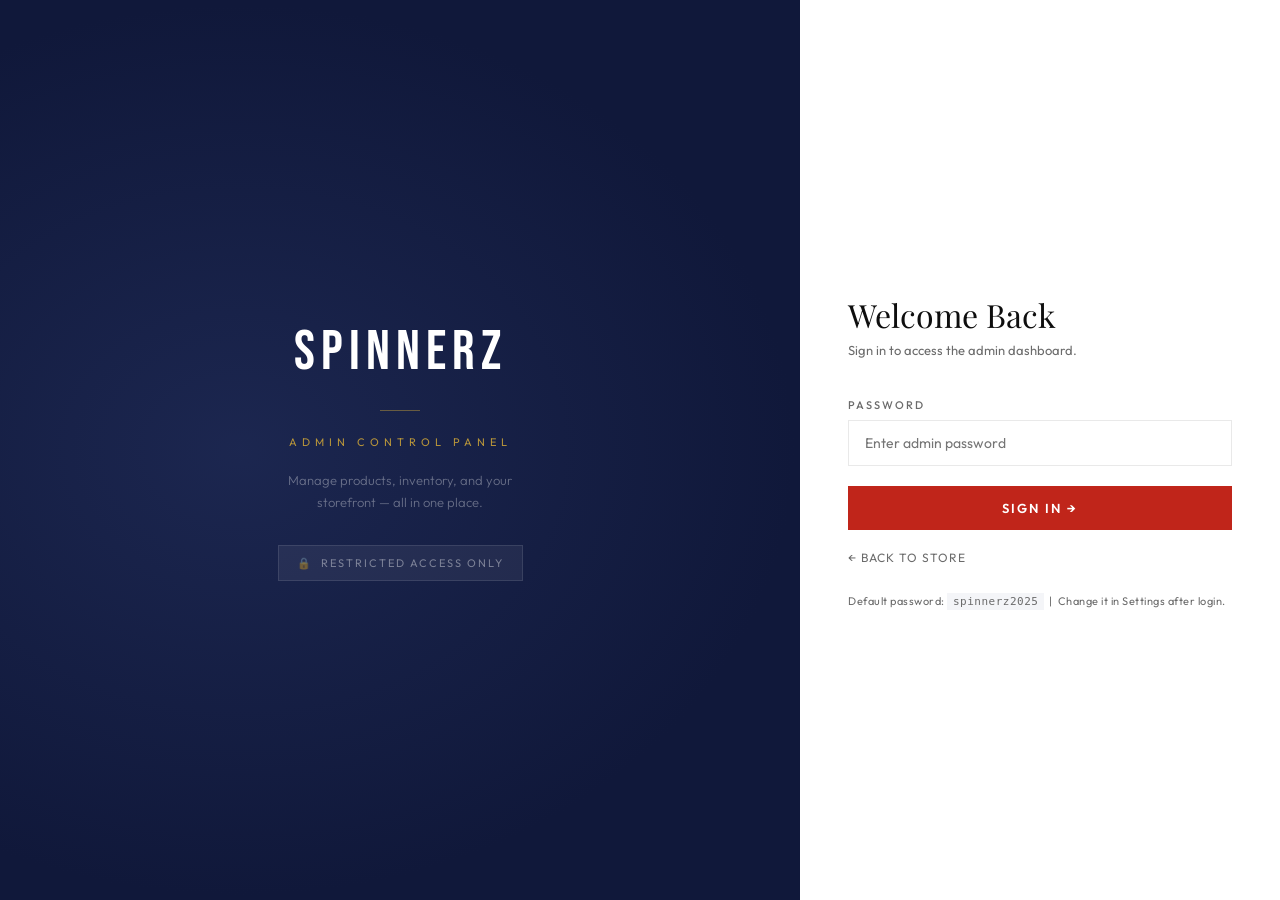
<file: admin/index.html>
<!DOCTYPE html>
<html lang="en">
<head>
  <meta charset="UTF-8">
  <meta name="viewport" content="width=device-width, initial-scale=1.0">
  <title>Spinnerz Admin — Control Panel</title>
  <link href="https://fonts.googleapis.com/css2?family=Outfit:wght@300;400;500;600;700&family=Playfair+Display:ital,wght@0,400;1,400&family=Bebas+Neue&display=swap" rel="stylesheet">
  <link rel="stylesheet" href="../assets/css/tokens.css">
  <link rel="stylesheet" href="css/admin.css">
  <style>
    .img-upload-area{border:2px dashed #ddd;border-radius:6px;padding:20px;text-align:center;cursor:pointer;transition:border-color .2s;background:#fafafa;}
    .img-upload-area:hover{border-color:#c0251a;}
    .img-upload-area input[type=file]{display:none;}
    .img-preview-grid{display:flex;gap:8px;flex-wrap:wrap;margin-top:10px;}
    .img-preview-item{position:relative;width:80px;height:80px;}
    .img-preview-item img{width:100%;height:100%;object-fit:cover;border-radius:4px;border:1px solid #ddd;}
    .img-preview-item .remove-img{position:absolute;top:-6px;right:-6px;background:#c0251a;color:#fff;border:none;border-radius:50%;width:18px;height:18px;font-size:11px;cursor:pointer;line-height:18px;text-align:center;padding:0;}
    /* Group preview panel */
    .group-preview{background:#f8f9ff;border:1.5px solid #d0d5e8;border-radius:6px;padding:14px;margin-top:10px;display:none;}
    .group-preview.visible{display:block;}
    .group-preview-title{font-size:10px;letter-spacing:1.5px;text-transform:uppercase;color:#6b6b6b;font-weight:600;margin-bottom:10px;}
    .group-preview-items{display:flex;flex-wrap:wrap;gap:10px;}
    .group-preview-item{display:flex;flex-direction:column;align-items:center;gap:4px;width:64px;}
    .group-preview-img{width:56px;height:56px;object-fit:cover;border-radius:4px;border:1px solid #ddd;background:#eee;}
    .group-preview-name{font-size:10px;color:#555;text-align:center;line-height:1.3;word-break:break-word;}
    .group-preview-dot{width:16px;height:16px;border-radius:50%;border:1px solid #ccc;flex-shrink:0;}
  </style>
</head>
<body>

  <!-- LOGIN SCREEN -->
  <div id="loginScreen">
    <div class="login-left">
      <div class="login-left-bg"></div>
      <div class="login-brand">
        <div class="login-brand-name">SPINNERZ</div>
        <div class="login-divider"></div>
        <div class="login-brand-tag">Admin Control Panel</div>
        <p class="login-brand-desc">Manage products, inventory, and your storefront — all in one place.</p>
        <div class="login-brand-badge"><span>🔒</span><span>Restricted Access Only</span></div>
      </div>
    </div>
    <div class="login-right">
      <div class="login-box">
        <h1 class="login-title">Welcome Back</h1>
        <p class="login-sub">Sign in to access the admin dashboard.</p>
        <div class="l-error" id="loginError">Incorrect password. Please try again.</div>
        <label class="l-label" for="passwordInput">Password</label>
        <input class="l-input" type="password" id="passwordInput" placeholder="Enter admin password">
        <button class="l-btn" onclick="attemptLogin()">Sign In →</button>
        <br>
        <a class="back-link" href="../index.html">← Back to Store</a>
        <p class="l-hint">Default password: <code>spinnerz2025</code> &nbsp;|&nbsp; Change it in Settings after login.</p>
      </div>
    </div>
  </div>

  <!-- ADMIN APP -->
  <div id="adminApp">

    <!-- Mobile overlay -->
    <div class="mob-overlay" id="mobOverlay" onclick="closeMobSidebar()"></div>

    <!-- SIDEBAR -->
    <nav class="sidebar" id="sidebar">
      <div class="sidebar-logo">
        <div class="sidebar-logo-name">SPINNERZ</div>
        <div class="sidebar-logo-tag">Admin Panel</div>
        <div class="sidebar-logo-role">Logged in as Admin</div>
      </div>
      <div class="sidebar-nav">
        <div class="nav-section-label">Overview</div>
        <a class="nav-item active" onclick="showSec('dashboard', this);closeMobSidebar()"><span class="nav-item-icon">◉</span> Dashboard</a>
        <div class="nav-section-label">Catalogue</div>
        <a class="nav-item" onclick="showSec('products', this);closeMobSidebar()"><span class="nav-item-icon">🧳</span> Products</a>
        <a class="nav-item" onclick="showSec('add-product', this);closeMobSidebar()"><span class="nav-item-icon">＋</span> Add Product</a>
        <div class="nav-section-label">Settings</div>
        <a class="nav-item" onclick="showSec('settings', this);closeMobSidebar()"><span class="nav-item-icon">⚙</span> Settings</a>
      </div>
      <div class="sidebar-bottom">
        <button class="logout-btn" onclick="logout()"><span>⬡</span> Sign Out</button>
      </div>
    </nav>

    <!-- MAIN -->
    <div class="main">
      <div class="topbar">
        <div class="topbar-left">
          <button class="mob-menu-btn" id="mobMenuBtn" onclick="openMobSidebar()">☰</button>
          <span class="topbar-title" id="topbarTitle">Dashboard</span>
        </div>
        <div class="topbar-right">
          <div class="topbar-badge"><div class="dot"></div><span>Live</span></div>
          <a class="view-site-btn" href="../products.html" target="_blank">↗ Products</a>
        </div>
      </div>

      <!-- Export reminder banner -->
      <div id="exportReminder" style="display:none;background:#fff3cd;border-bottom:2px solid #f59e0b;padding:12px 24px;gap:12px;flex-wrap:wrap;position:sticky;top:60px;z-index:99;">
        <span style="font-size:13px;color:#92400e;font-weight:500;">⚠️ You have unpublished changes — mobile &amp; other devices won't see them until you export.</span>
        <button class="btn btn-red btn-sm" onclick="exportDataJs()">⬇ Export &amp; Download data.js</button>
      </div>
      <div class="content">

        <!-- DASHBOARD -->
        <div class="sec active" id="sec-dashboard">
          <div class="stats-row">
            <div class="stat-card">
              <div class="stat-top"><span class="stat-icon">🧳</span></div>
              <div class="stat-n" id="dashTotalProducts">0</div>
              <div class="stat-l">Total Products</div>
            </div>
            <div class="stat-card">
              <div class="stat-top"><span class="stat-icon">✅</span></div>
              <div class="stat-n" id="dashInStock">0</div>
              <div class="stat-l">In Stock</div>
            </div>
            <div class="stat-card">
              <div class="stat-top"><span class="stat-icon">⚠️</span></div>
              <div class="stat-n" id="dashLowStock">0</div>
              <div class="stat-l">Low Stock</div>
            </div>
            <div class="stat-card">
              <div class="stat-top"><span class="stat-icon">🌐</span></div>
              <div class="stat-n">Live</div>
              <div class="stat-l">Store Status</div>
            </div>
          </div>
          <div class="card">
            <div class="card-hd">
              <span class="card-title">Recent Products</span>
              <button class="btn btn-outline btn-sm" onclick="showSec('products', document.querySelectorAll('.nav-item')[1])">View All →</button>
            </div>
            <div class="card-body" style="padding:0;overflow-x:auto;">
              <table class="tbl" id="dashRecentTable"></table>
            </div>
          </div>
        </div>

        <!-- PRODUCTS LIST -->
        <div class="sec" id="sec-products">
          <div class="card">
            <div class="card-hd">
              <span class="card-title">All Products</span>
              <button class="btn btn-red btn-sm" onclick="showSec('add-product', document.querySelectorAll('.nav-item')[2])">+ Add</button>
            </div>
            <div class="card-body" style="padding-bottom:0;">
              <div class="search-bar">
                <input type="text" id="productSearch" placeholder="Search by name or category…" oninput="searchProducts(this.value)">
                <div class="search-icon">🔍</div>
              </div>
            </div>
            <div style="overflow-x:auto;">
              <table class="tbl" id="productsTable"></table>
            </div>
          </div>
        </div>

        <!-- ADD PRODUCT -->
        <div class="sec" id="sec-add-product">
          <div class="add-product-layout">

            <!-- Left: details -->
            <div>
              <div class="card">
                <div class="card-hd"><span class="card-title">Product Details</span></div>
                <div class="card-body">
                  <div class="form-row">

                    <div class="fld fld-full">
                      <label for="pName">Product Name *</label>
                      <input type="text" id="pName" placeholder='e.g. Aria Pro 28"'>
                    </div>

                    <div class="fld">
                      <label for="pCategory">Category *</label>
                      <select id="pCategory">
                        <option value="">Select category</option>
                        <option>Hard Luggage</option><option>Soft Luggage</option><option>Trolley Bags</option>
                        <option>Laptop Backpacks</option><option>Office & Sling</option><option>Vanity Cases</option>
                        <option>Gym & Lifestyle</option><option>Duffle & Travel</option><option>Backpacks</option>
                        <option>Office Bags</option><option>School & Sports</option><option>Cabin Luggage</option>
                      </select>
                    </div>

                    <div class="fld">
                      <label for="pStock">Stock Status</label>
                      <select id="pStock">
                        <option>In Stock</option><option>Low Stock</option><option>Out of Stock</option>
                      </select>
                    </div>

                    <div class="fld">
                      <label for="pPrice">Selling Price (₹)</label>
                      <input type="number" id="pPrice" placeholder="e.g. 4999">
                    </div>

                    <div class="fld">
                      <label for="pOrigPrice">Original / MRP (₹)</label>
                      <input type="number" id="pOrigPrice" placeholder="e.g. 6999">
                    </div>

                    <div class="fld">
                      <label for="pMoq">MOQ Label</label>
                      <input type="text" id="pMoq" placeholder="e.g. MOQ: 500 pcs">
                    </div>

                    <div class="fld fld-full">
                      <label for="pSizes">Available Sizes <span style="font-weight:400;text-transform:none;letter-spacing:0;">(comma separated)</span></label>
                      <input type="text" id="pSizes" placeholder='e.g. 20" Cabin, 24" Medium, 28" Large'>
                    </div>

                    <!-- COLOUR GROUP -->
                    <div class="fld fld-full">
                      <label for="pColorGroup">Colour Group <span style="font-weight:400;text-transform:none;letter-spacing:0;">Products sharing this name show as colour variants on the store</span></label>
                      <div style="display:flex;gap:8px;">
                        <input type="text" id="pColorGroup" placeholder="e.g. soft-trolley-28 (auto-filled from image)" list="colorGroupList" style="flex:1;" oninput="previewGroup(this.value,'pGroupPreview')">
                        <datalist id="colorGroupList"></datalist>
                      </div>
                      <!-- Group preview -->
                      <div class="group-preview" id="pGroupPreview">
                        <div class="group-preview-title">Already in this group</div>
                        <div class="group-preview-items" id="pGroupItems"></div>
                      </div>
                    </div>

                    <div class="fld">
                      <label for="pColorHex">This Product's Colour</label>
                      <div style="display:flex;gap:8px;align-items:center;">
                        <input type="color" id="pColorPicker" value="#1a1a1a" oninput="document.getElementById('pColorHex').value=this.value" style="width:40px;height:36px;border:none;padding:0;cursor:pointer;border-radius:4px;">
                        <input type="text" id="pColorHex" placeholder="#1a1a1a" style="flex:1;" oninput="if(this.value.match(/^#[0-9a-fA-F]{6}$/))document.getElementById('pColorPicker').value=this.value">
                      </div>
                    </div>

                    <div class="fld">
                      <label for="pBadge">Badge</label>
                      <select id="pBadge">
                        <option value="">None</option><option value="new">New</option>
                        <option value="hot">Hot</option><option value="sale">Sale</option>
                      </select>
                    </div>

                    <!-- IMAGE UPLOAD -->
                    <div class="fld fld-full">
                      <label>Product Images</label>
                      <div class="img-upload-area" onclick="document.getElementById('pImages').click()">
                        <input type="file" id="pImages" multiple accept="image/*" onchange="handleImageSelect('pImages','pImagesPreview')">
                        <div style="font-size:28px;margin-bottom:6px;">📁</div>
                        <div style="font-size:13px;color:#6b6b6b;">Click to upload images</div>
                        <div style="font-size:11px;color:#aaa;margin-top:4px;">PNG, JPG, WEBP — multiple allowed</div>
                      </div>
                      <div class="img-preview-grid" id="pImagesPreview"></div>
                    </div>

                    <div class="fld fld-full">
                      <label for="pDesc">Description</label>
                      <textarea id="pDesc" placeholder="Brief product description…"></textarea>
                    </div>

                    <div class="fld fld-full">
                      <label for="pFeatures">Key Features <span style="font-weight:400;text-transform:none;letter-spacing:0;">(one per line)</span></label>
                      <textarea id="pFeatures" placeholder="360° Spinner Wheels&#10;TSA Lock&#10;Telescopic Handle" style="min-height:100px;"></textarea>
                    </div>

                  </div>
                </div>
              </div>
            </div>

            <!-- Right: emoji + actions -->
            <div class="add-product-side">
              <div class="card" style="margin-bottom:16px;">
                <div class="card-hd"><span class="card-title">Product Icon</span></div>
                <div class="card-body">
                  <div style="font-size:48px;text-align:center;padding:16px;background:var(--paper);margin-bottom:14px;" id="selectedEmojiDisplay">🧳</div>
                  <div class="emoji-grid" id="emojiGrid">
                    <div class="emoji-opt sel" onclick="selectEmoji('🧳', this)">🧳</div>
                    <div class="emoji-opt"     onclick="selectEmoji('🎒', this)">🎒</div>
                    <div class="emoji-opt"     onclick="selectEmoji('👜', this)">👜</div>
                    <div class="emoji-opt"     onclick="selectEmoji('💼', this)">💼</div>
                    <div class="emoji-opt"     onclick="selectEmoji('🎽', this)">🎽</div>
                    <div class="emoji-opt"     onclick="selectEmoji('🛄', this)">🛄</div>
                    <div class="emoji-opt"     onclick="selectEmoji('💄', this)">💄</div>
                    <div class="emoji-opt"     onclick="selectEmoji('🏋️', this)">🏋️</div>
                  </div>
                </div>
              </div>
              <div class="card">
                <div class="card-hd"><span class="card-title">Actions</span></div>
                <div class="card-body" style="display:flex;flex-direction:column;gap:10px;">
                  <button class="btn btn-red" onclick="addProduct()" style="width:100%;text-align:center;">Publish to Store</button>
                  <button class="btn btn-outline" onclick="resetForm()" style="width:100%;text-align:center;">Reset Form</button>
                </div>
              </div>
            </div>

          </div>
        </div>

        <!-- SETTINGS -->
        <div class="sec" id="sec-settings">
          <div class="card" style="max-width:500px;">
            <div class="card-hd"><span class="card-title">Change Admin Password</span></div>
            <div class="card-body">
              <div class="fld"><label for="curPwd">Current Password</label><input type="password" id="curPwd" placeholder="Enter current password"></div>
              <div class="fld"><label for="newPwd">New Password</label><input type="password" id="newPwd" placeholder="Enter new password (min 6 chars)"></div>
              <div class="fld"><label for="confPwd">Confirm New Password</label><input type="password" id="confPwd" placeholder="Confirm new password"></div>
              <button class="btn btn-red" onclick="changePassword()">Update Password</button>
            </div>
          </div>
          <div class="card" style="max-width:500px;">
            <div class="card-hd"><span class="card-title">Data Management</span></div>
            <div class="card-body">
              <p style="font-size:13px;color:var(--ink-light);margin-bottom:20px;">Reset all products to the default catalogue. <strong style="color:var(--danger);">This cannot be undone.</strong></p>
              <button class="btn btn-danger" onclick="confirmReset()">Reset Product Data</button>
              <hr style="margin:24px 0;border:none;border-top:1px solid var(--border);">
              <h3 style="font-size:13px;font-weight:700;margin-bottom:8px;text-transform:uppercase;letter-spacing:1px;">Export for Hosting</h3>
              <p style="font-size:13px;color:var(--ink-light);margin-bottom:12px;">Download your updated product catalogue and replace <code style="background:#f0f0f0;padding:1px 5px;border-radius:3px;font-size:12px;">assets/js/data.js</code> on your server to make changes visible to all visitors.</p>
              <button class="btn btn-red" onclick="exportDataJs()">⬇ Download Updated data.js</button>
            </div>
          </div>
        </div>

      </div>
    </div>
  </div>

  <!-- EDIT MODAL -->
  <div class="modal-bg" id="editModal">
    <div class="modal-box">
      <button class="modal-x" onclick="closeEditModal()">×</button>
      <h2 class="modal-h">Edit Product</h2>
      <div class="modal-sub">Changes are saved instantly.</div>

      <input type="hidden" id="editId">
      <div class="form-row">
        <div class="fld fld-full"><label for="editName">Name *</label><input type="text" id="editName"></div>
        <div class="fld"><label for="editCategory">Category *</label>
          <select id="editCategory">
            <option>Hard Luggage</option><option>Soft Luggage</option><option>Trolley Bags</option>
            <option>Laptop Backpacks</option><option>Office & Sling</option><option>Vanity Cases</option>
            <option>Gym & Lifestyle</option><option>Duffle & Travel</option><option>Backpacks</option>
            <option>Office Bags</option><option>School & Sports</option><option>Cabin Luggage</option>
          </select>
        </div>
        <div class="fld"><label for="editStock">Stock Status</label>
          <select id="editStock"><option>In Stock</option><option>Low Stock</option><option>Out of Stock</option></select>
        </div>
        <div class="fld"><label for="editPrice">Price (₹)</label><input type="number" id="editPrice"></div>
        <div class="fld"><label for="editOrigPrice">Original Price (₹)</label><input type="number" id="editOrigPrice"></div>
        <div class="fld"><label for="editMoq">MOQ Label</label><input type="text" id="editMoq" placeholder="MOQ: 500 pcs"></div>
        <div class="fld fld-full">
          <label for="editSizes">Available Sizes <span style="font-weight:400;text-transform:none;letter-spacing:0;">(comma separated)</span></label>
          <input type="text" id="editSizes" placeholder='e.g. 20" Cabin, 24" Medium, 28" Large'>
        </div>
        <!-- COLOUR GROUP -->
        <div class="fld fld-full">
          <label for="editColorGroup">Colour Group</label>
          <input type="text" id="editColorGroup" placeholder="e.g. soft-trolley-28" list="editColorGroupList" oninput="previewGroup(this.value,'editGroupPreview')">
          <datalist id="editColorGroupList"></datalist>
          <div class="group-preview" id="editGroupPreview">
            <div class="group-preview-title">Already in this group</div>
            <div class="group-preview-items" id="editGroupItems"></div>
          </div>
        </div>
        <div class="fld">
          <label for="editColorHex">This Product's Colour</label>
          <div style="display:flex;gap:8px;align-items:center;">
            <input type="color" id="editColorPicker" value="#1a1a1a" oninput="document.getElementById('editColorHex').value=this.value" style="width:40px;height:36px;border:none;padding:0;cursor:pointer;border-radius:4px;">
            <input type="text" id="editColorHex" placeholder="#1a1a1a" style="flex:1;" oninput="if(this.value.match(/^#[0-9a-fA-F]{6}$/))document.getElementById('editColorPicker').value=this.value">
          </div>
        </div>
        <div class="fld"><label for="editBadge">Badge</label>
          <select id="editBadge"><option value="">None</option><option value="new">New</option><option value="hot">Hot</option><option value="sale">Sale</option></select>
        </div>
        <div class="fld fld-full"><label for="editDesc">Description</label><textarea id="editDesc"></textarea></div>
        <div class="fld fld-full">
          <label for="editFeatures">Key Features <span style="font-weight:400;text-transform:none;letter-spacing:0;">(one per line)</span></label>
          <textarea id="editFeatures" style="min-height:90px;"></textarea>
        </div>
        <div class="fld fld-full">
          <label>Product Images</label>
          <div class="img-upload-area" onclick="document.getElementById('editImages').click()">
            <input type="file" id="editImages" multiple accept="image/*" onchange="handleImageSelect('editImages','editImagesPreview')">
            <div style="font-size:24px;margin-bottom:4px;">📁</div>
            <div style="font-size:13px;color:#6b6b6b;">Click to upload new images</div>
          </div>
          <div class="img-preview-grid" id="editImagesPreview"></div>
        </div>
      </div>

      <div style="display:flex;gap:10px;margin-top:16px;flex-wrap:wrap;">
        <button class="btn btn-red"     onclick="saveEdit()">Save Changes</button>
        <button class="btn btn-outline" onclick="closeEditModal()">Cancel</button>
      </div>
    </div>
  </div>

  <div class="toast" id="toast"></div>

  <script src="../assets/js/supabase-config.js"></script>
  <script src="../assets/js/data.js"></script>
  <script src="js/admin.js"></script>
</body>
</html>
</file>
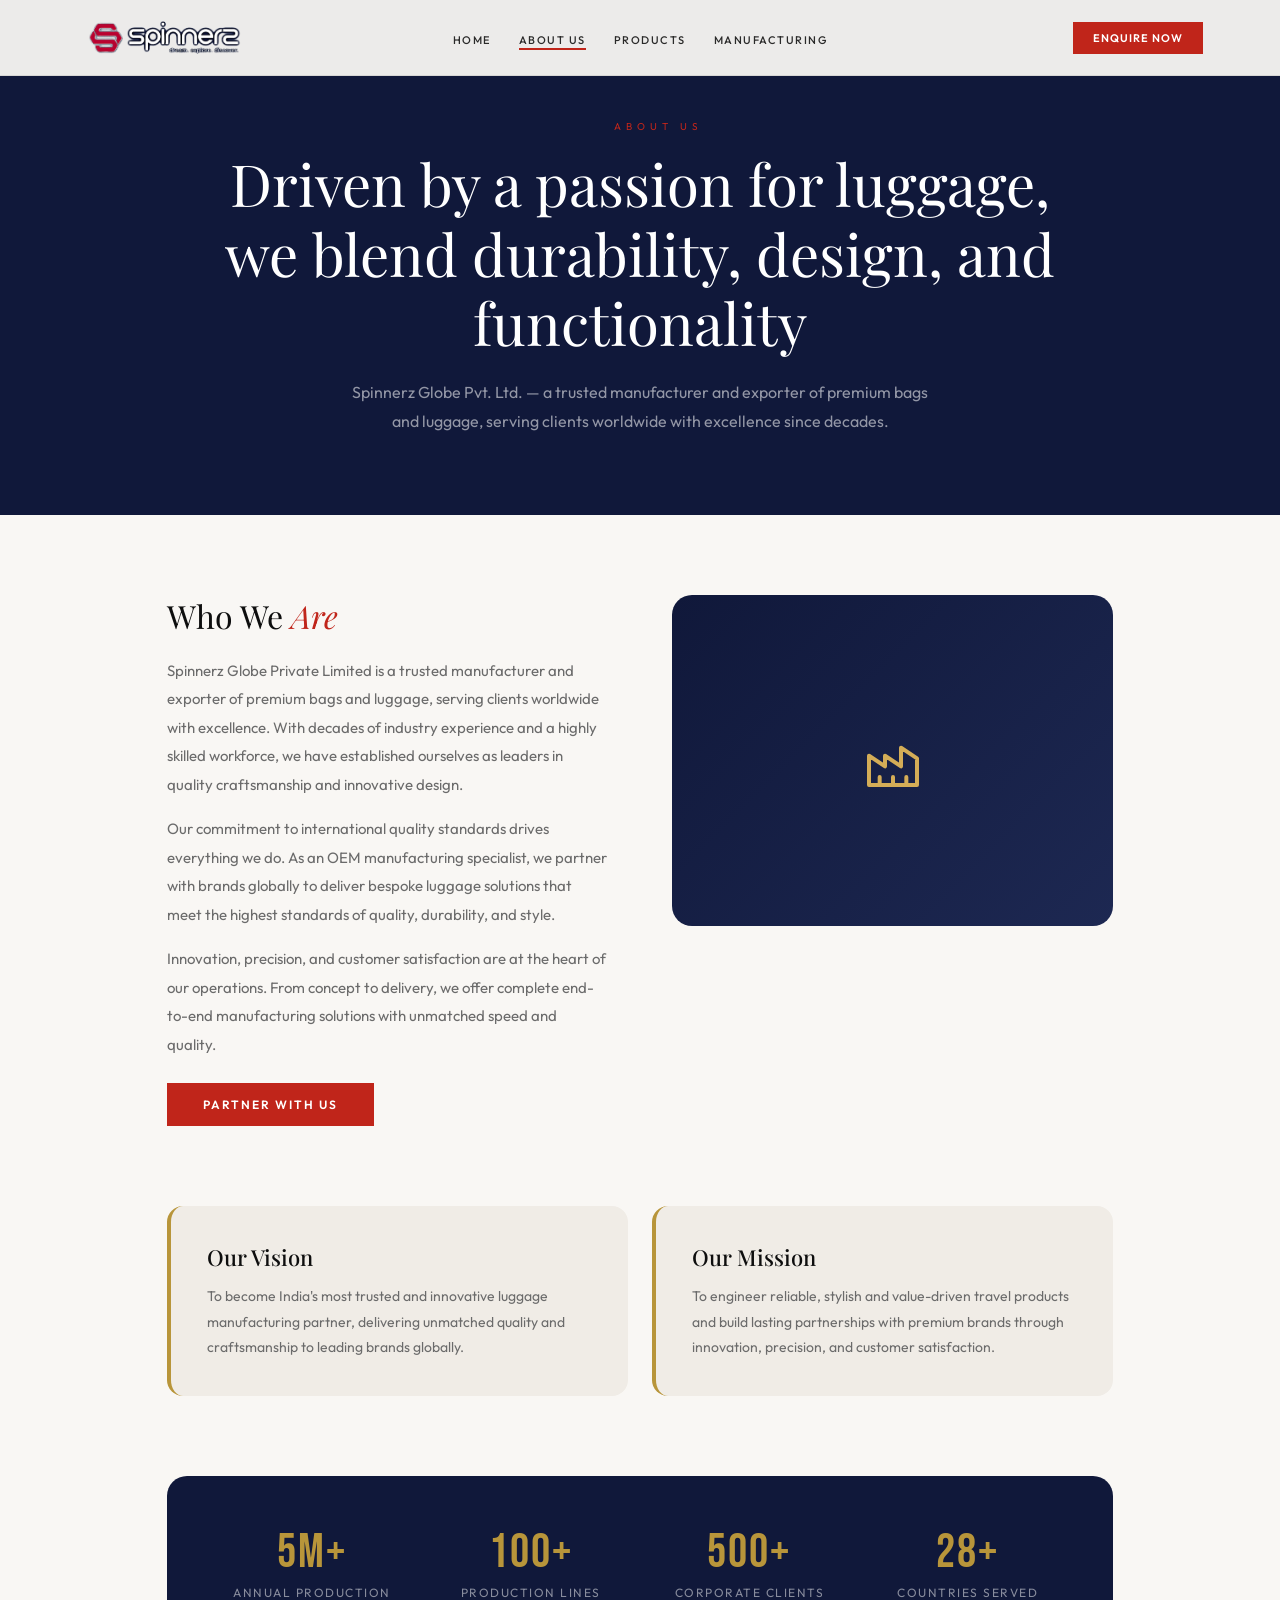
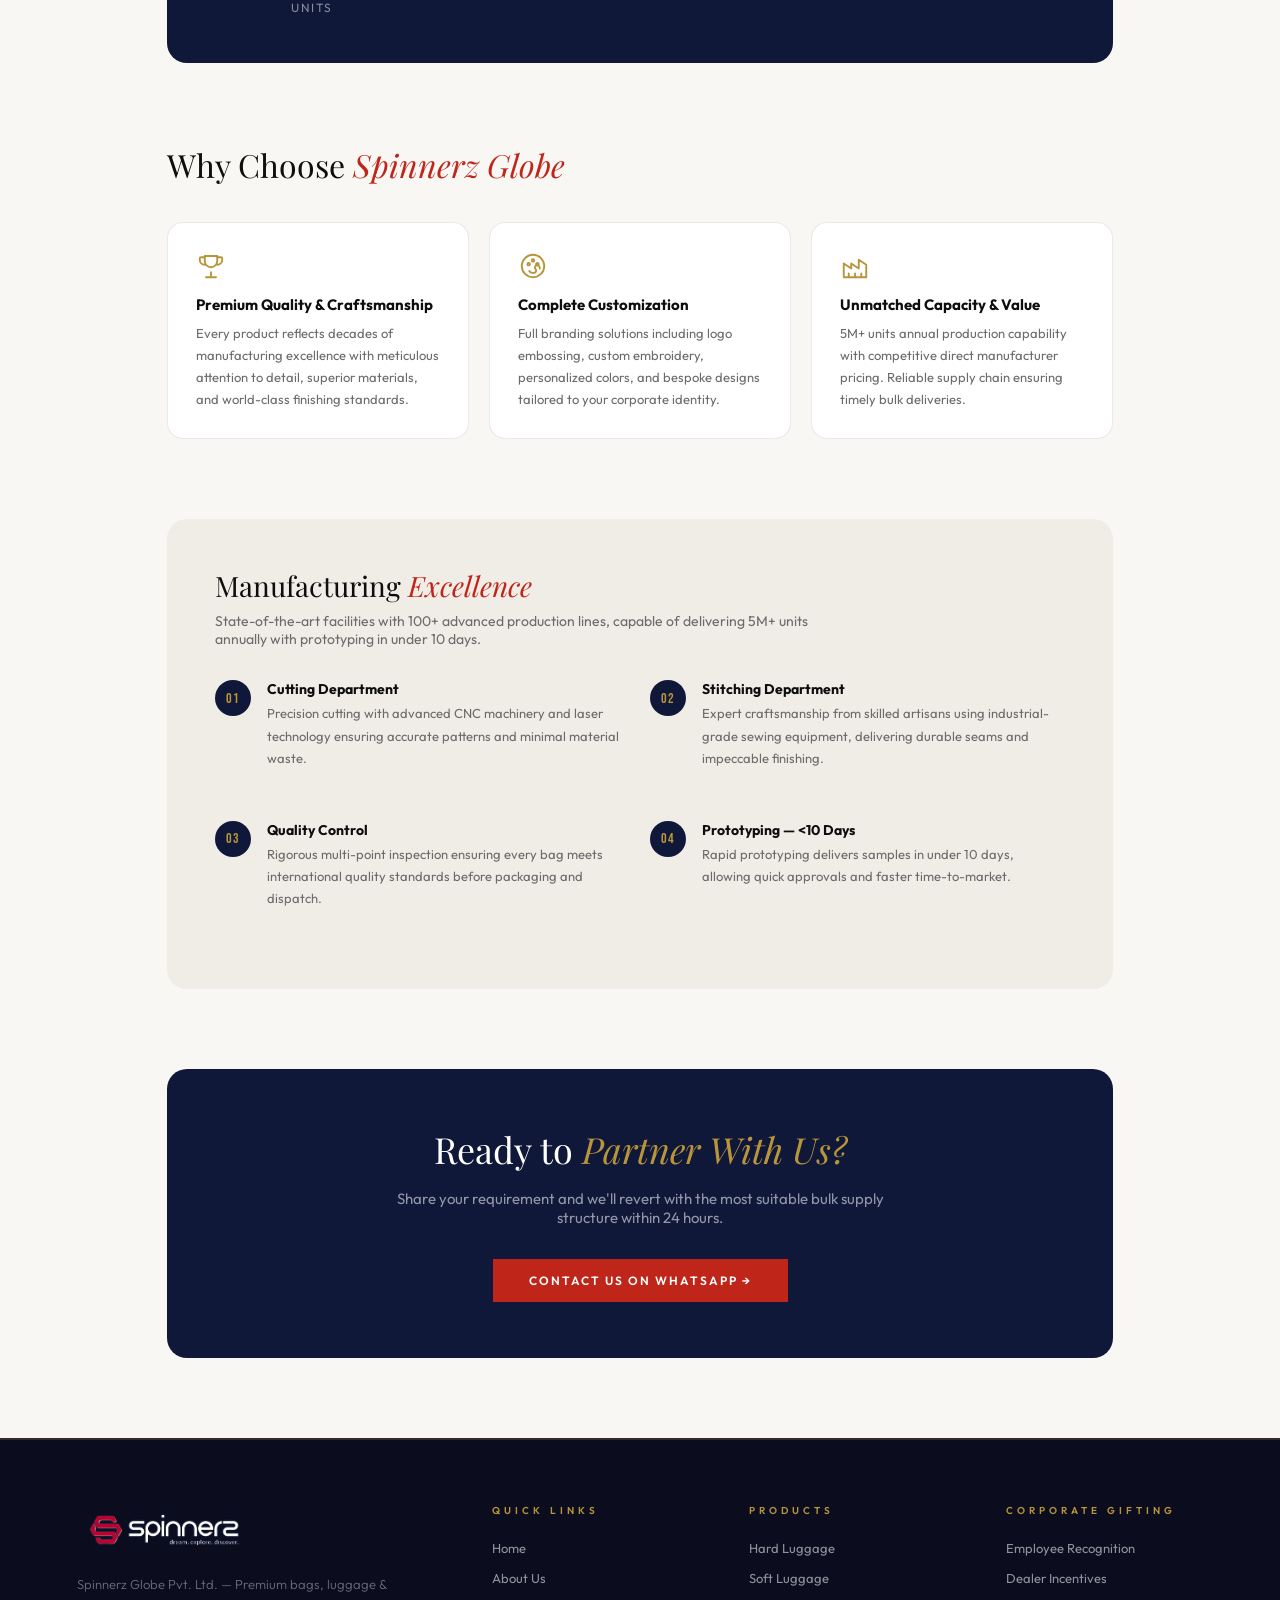
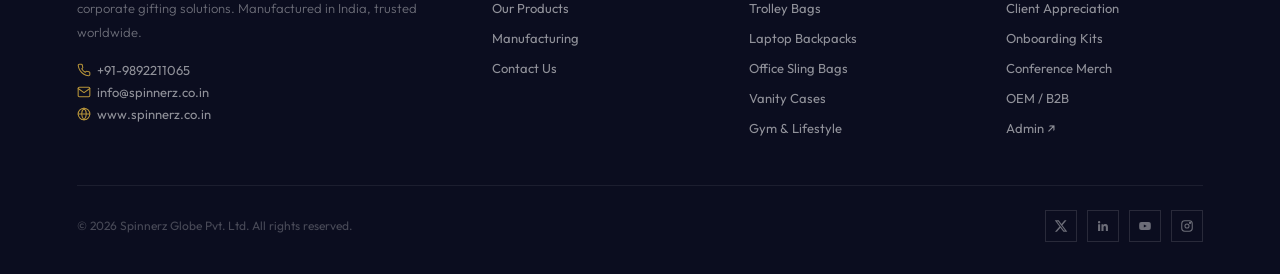
<file: about.html>
<!DOCTYPE html>
<html lang="en">
<head>
  <meta charset="UTF-8">
  <meta name="viewport" content="width=device-width, initial-scale=1.0">
  <title>About Us — Spinnerz Globe Pvt. Ltd.</title>
  <link rel="preconnect" href="https://fonts.googleapis.com">
  <link href="https://fonts.googleapis.com/css2?family=Playfair+Display:ital,wght@0,400;0,500;0,700;1,400;1,500&family=Outfit:wght@300;400;500;600;700&family=Bebas+Neue&display=swap" rel="stylesheet">
  <link rel="stylesheet" href="assets/css/tokens.css">
  <link rel="stylesheet" href="assets/css/store.css">
  <style>
    .about-page-hero{background:var(--navy);padding:120px 8% 80px;text-align:center;}
    .about-page-hero .section-label{justify-content:center;color:rgba(255,255,255,.5);}
    .about-page-hero h1{font-family:var(--font-display);font-size:clamp(32px,5vw,58px);font-weight:400;color:#fff;margin-top:16px;line-height:1.2;}
    .about-page-hero h1 em{color:var(--gold);}
    .about-page-hero p{color:rgba(255,255,255,.55);font-size:16px;max-width:600px;margin:20px auto 0;line-height:1.8;}

    .about-page-body{max-width:1100px;margin:0 auto;padding:80px 6%;}

    .about-story{display:grid;grid-template-columns:1fr 1fr;gap:64px;align-items:start;margin-bottom:80px;}
    .about-story-text h2{font-family:var(--font-display);font-size:32px;font-weight:400;color:var(--ink);line-height:1.3;margin-bottom:20px;}
    .about-story-text h2 em{color:var(--red);}
    .about-story-text p{font-size:15px;color:var(--ink-light);line-height:1.9;margin-bottom:16px;}
    .about-story-img{background:linear-gradient(135deg,#10183a,#1d2852);border-radius:20px;aspect-ratio:4/3;display:flex;align-items:center;justify-content:center;font-size:80px;}
    .about-story-img .icon-svg{width:64px;height:64px;stroke:var(--gold-light);margin-bottom:0;}

    .about-vm-full{display:grid;grid-template-columns:1fr 1fr;gap:24px;margin-bottom:80px;}
    .about-vm-full-card{background:var(--paper-dark);border-radius:16px;padding:36px;border-left:4px solid var(--gold);}
    .about-vm-full-card h3{font-family:var(--font-display);font-size:22px;font-weight:500;color:var(--ink);margin-bottom:12px;}
    .about-vm-full-card p{font-size:14px;color:var(--ink-light);line-height:1.8;}

    .about-stats-band{background:var(--navy);border-radius:20px;padding:48px;display:grid;grid-template-columns:repeat(4,1fr);gap:24px;text-align:center;margin-bottom:80px;}
    .about-stat-item .n{font-family:var(--font-brand);font-size:48px;color:var(--gold);letter-spacing:2px;}
    .about-stat-item .l{font-size:12px;letter-spacing:1.5px;text-transform:uppercase;color:rgba(255,255,255,.5);margin-top:4px;}

    .about-why{margin-bottom:80px;}
    .about-why h2{font-family:var(--font-display);font-size:32px;font-weight:400;color:var(--ink);margin-bottom:36px;}
    .about-why h2 em{color:var(--red);}
    .about-why-grid{display:grid;grid-template-columns:repeat(3,1fr);gap:20px;}
    .about-why-card{background:var(--white);border:1px solid var(--border);border-radius:16px;padding:28px;transition:box-shadow .2s;}
    .about-why-card:hover{box-shadow:0 8px 32px rgba(0,0,0,.08);}
    .about-why-card .icon{font-size:32px;margin-bottom:14px;}
    .about-why-card .icon .icon-svg{width:30px;height:30px;margin-bottom:0;}
    .about-why-card h4{font-weight:700;font-size:15px;color:var(--ink);margin-bottom:8px;}
    .about-why-card p{font-size:13px;color:var(--ink-light);line-height:1.7;}

    .about-mfg{background:var(--paper-dark);border-radius:20px;padding:48px;margin-bottom:80px;}
    .about-mfg h2{font-family:var(--font-display);font-size:28px;font-weight:400;color:var(--ink);margin-bottom:8px;}
    .about-mfg h2 em{color:var(--red);}
    .about-mfg p{color:var(--ink-light);font-size:14px;margin-bottom:32px;max-width:600px;}
    .about-mfg-steps{display:grid;grid-template-columns:repeat(2,1fr);gap:20px;}
    .about-mfg-step{display:flex;gap:16px;align-items:flex-start;}
    .about-mfg-num{flex-shrink:0;width:36px;height:36px;background:var(--navy);color:var(--gold);border-radius:50%;display:flex;align-items:center;justify-content:center;font-family:var(--font-brand);font-size:14px;letter-spacing:1px;}
    .about-mfg-step h4{font-weight:700;font-size:14px;color:var(--ink);margin-bottom:4px;}
    .about-mfg-step p{font-size:13px;color:var(--ink-light);line-height:1.7;}

    .about-cta{background:var(--navy);border-radius:20px;padding:56px;text-align:center;}
    .about-cta h2{font-family:var(--font-display);font-size:36px;font-weight:400;color:#fff;margin-bottom:16px;}
    .about-cta h2 em{color:var(--gold);}
    .about-cta p{color:rgba(255,255,255,.55);font-size:15px;margin-bottom:32px;max-width:500px;margin-left:auto;margin-right:auto;}

    @media(max-width:768px){
      .about-story,.about-vm-full,.about-why-grid,.about-mfg-steps{grid-template-columns:1fr;}
      .about-stats-band{grid-template-columns:1fr 1fr;}
      .about-story-img{display:none;}
    }
  </style>
</head>
<body>

<div id="cursor"></div>
<div id="cursor-ring"></div>

<div class="mob-overlay" id="mobOverlay" onclick="closeMobMenu()"></div>
<div class="mob-panel" id="mobPanel">
  <div class="mob-panel-head">
    <div class="mob-panel-logo">
      <svg viewBox="0 0 40 40" width="28" height="28" xmlns="http://www.w3.org/2000/svg">
        <polygon points="20,2 37,11 37,29 20,38 3,29 3,11" fill="#b81c2e"/>
        <text x="20" y="26" text-anchor="middle" font-family="Arial Black,sans-serif" font-size="18" font-weight="900" fill="white">S</text>
      </svg>
      <span>SPINNERZ</span>
    </div>
    <button class="mob-close" onclick="closeMobMenu()">✕</button>
  </div>
  <ul class="mob-nav-links">
    <li><a href="index.html" onclick="closeMobMenu()">Home</a></li>
    <li><a href="about.html" onclick="closeMobMenu()">About Us</a></li>
    <li><a href="products.html" onclick="closeMobMenu()">Products</a></li>
    <li><a href="index.html#manufacturing-section" onclick="closeMobMenu()">Manufacturing</a></li>
    <li><a href="index.html#contact-section" onclick="closeMobMenu()">Contact</a></li>
  </ul>
  <div class="mob-panel-foot">
    <a href="https://wa.me/919892211065" target="_blank" class="mob-wa-btn"><svg style="width:14px;height:14px;vertical-align:-2px;margin-right:6px;fill:currentColor;" viewBox="0 0 24 24"><path d="M17.472 14.382c-.297-.149-1.758-.867-2.03-.967-.273-.099-.471-.148-.67.15-.197.297-.767.966-.94 1.164-.173.199-.347.223-.644.075-.297-.15-1.255-.463-2.39-1.475-.883-.788-1.48-1.761-1.653-2.059-.173-.297-.018-.458.13-.606.134-.133.298-.347.446-.52.149-.174.198-.298.298-.497.099-.198.05-.371-.025-.52-.075-.149-.669-1.612-.916-2.207-.242-.579-.487-.5-.669-.51-.173-.008-.371-.01-.57-.01-.198 0-.52.074-.792.372-.272.297-1.04 1.016-1.04 2.479 0 1.462 1.065 2.875 1.213 3.074.149.198 2.096 3.2 5.077 4.487.709.306 1.262.489 1.694.625.712.227 1.36.195 1.871.118.571-.085 1.758-.719 2.006-1.413.248-.694.248-1.289.173-1.413-.074-.124-.272-.198-.57-.347m-5.421 7.403h-.004a9.87 9.87 0 0 1-5.031-1.378l-.361-.214-3.741.982.998-3.648-.235-.374a9.86 9.86 0 0 1-1.51-5.26c.001-5.45 4.436-9.884 9.888-9.884 2.64 0 5.122 1.03 6.988 2.898a9.825 9.825 0 0 1 2.893 6.994c-.003 5.45-4.437 9.884-9.885 9.884m8.413-18.297A11.815 11.815 0 0 0 12.05 0C5.495 0 .16 5.335.157 11.892c0 2.096.547 4.142 1.588 5.945L.057 24l6.305-1.654a11.882 11.882 0 0 0 5.683 1.448h.005c6.554 0 11.89-5.335 11.893-11.893a11.821 11.821 0 0 0-3.48-8.413Z"/></svg>WhatsApp Us</a>
  </div>
</div>

<!-- NAVBAR -->
<nav id="mainNav">
  <button class="mob-hamburger" id="mobHamburger" onclick="openMobMenu()" aria-label="Open menu">
    <span></span><span></span><span></span>
  </button>
  <a class="nav-logo" href="index.html">
    <img src="assets/images/spinnerz-logo-nobg.png" alt="Spinnerz Globe" style="height:52px;width:auto;">
  </a>
  <ul class="nav-links">
    <li><a href="index.html">Home</a></li>
    <li><a href="about.html" class="active">About Us</a></li>
    <li><a href="products.html">Products</a></li>
    <li><a href="index.html#manufacturing-section">Manufacturing</a></li>
  </ul>
  <div class="nav-right">
    <a href="contact.html" class="nav-wa-btn">Enquire Now</a>
  </div>
</nav>

<!-- HERO -->
<div class="about-page-hero">
  <div class="section-label">About Us</div>
  <h1>Driven by a passion for luggage,<br>we blend durability, design, and functionality</h1>
  <p>Spinnerz Globe Pvt. Ltd. — a trusted manufacturer and exporter of premium bags and luggage, serving clients worldwide with excellence since decades.</p>
</div>

<div class="about-page-body">

  <!-- STORY -->
  <div class="about-story">
    <div class="about-story-text">
      <h2>Who We <em>Are</em></h2>
      <p>Spinnerz Globe Private Limited is a trusted manufacturer and exporter of premium bags and luggage, serving clients worldwide with excellence. With decades of industry experience and a highly skilled workforce, we have established ourselves as leaders in quality craftsmanship and innovative design.</p>
      <p>Our commitment to international quality standards drives everything we do. As an OEM manufacturing specialist, we partner with brands globally to deliver bespoke luggage solutions that meet the highest standards of quality, durability, and style.</p>
      <p>Innovation, precision, and customer satisfaction are at the heart of our operations. From concept to delivery, we offer complete end-to-end manufacturing solutions with unmatched speed and quality.</p>
      <a href="https://wa.me/919892211065" target="_blank" class="btn-red" style="margin-top:8px;display:inline-block;">Partner With Us</a>
    </div>
    <div class="about-story-img"><svg class="icon-svg" viewBox="0 0 24 24"><path d="M3 21V10l6 4v-4l6 4V7l6 4v10H3Z"/><path d="M7 21v-3M12 21v-3M17 21v-3"/></svg></div>
  </div>

  <!-- VISION & MISSION -->
  <div class="about-vm-full">
    <div class="about-vm-full-card">
      <h3>Our Vision</h3>
      <p>To become India's most trusted and innovative luggage manufacturing partner, delivering unmatched quality and craftsmanship to leading brands globally.</p>
    </div>
    <div class="about-vm-full-card">
      <h3>Our Mission</h3>
      <p>To engineer reliable, stylish and value-driven travel products and build lasting partnerships with premium brands through innovation, precision, and customer satisfaction.</p>
    </div>
  </div>

  <!-- STATS -->
  <div class="about-stats-band">
    <div class="about-stat-item"><div class="n">5M+</div><div class="l">Annual Production Units</div></div>
    <div class="about-stat-item"><div class="n">100+</div><div class="l">Production Lines</div></div>
    <div class="about-stat-item"><div class="n">500+</div><div class="l">Corporate Clients</div></div>
    <div class="about-stat-item"><div class="n">28+</div><div class="l">Countries Served</div></div>
  </div>

  <!-- WHY CHOOSE -->
  <div class="about-why">
    <h2>Why Choose <em>Spinnerz Globe</em></h2>
    <div class="about-why-grid">
      <div class="about-why-card">
        <div class="icon"><svg class="icon-svg" viewBox="0 0 24 24"><path d="M8 21h8M12 17v4M7 4h10v4a5 5 0 0 1-10 0V4Z"/><path d="M7 5H4a1 1 0 0 0-1 1v1a4 4 0 0 0 4 4M17 5h3a1 1 0 0 1 1 1v1a4 4 0 0 1-4 4"/></svg></div>
        <h4>Premium Quality & Craftsmanship</h4>
        <p>Every product reflects decades of manufacturing excellence with meticulous attention to detail, superior materials, and world-class finishing standards.</p>
      </div>
      <div class="about-why-card">
        <div class="icon"><svg class="icon-svg" viewBox="0 0 24 24"><circle cx="12" cy="12" r="9"/><circle cx="8.5" cy="10.5" r="1"/><circle cx="12" cy="7.5" r="1"/><circle cx="15.5" cy="10.5" r="1"/><path d="M9 16a3 3 0 0 0 3 1.5c1.5 0 2.5-1 2.5-2 0-1-1-1.2-1-2.2 0-1.4 1.3-2.3 2.5-1.8 1 .4 1.5 1.5 1.5 2.5"/></svg></div>
        <h4>Complete Customization</h4>
        <p>Full branding solutions including logo embossing, custom embroidery, personalized colors, and bespoke designs tailored to your corporate identity.</p>
      </div>
      <div class="about-why-card">
        <div class="icon"><svg class="icon-svg" viewBox="0 0 24 24"><path d="M3 21V10l6 4v-4l6 4V7l6 4v10H3Z"/><path d="M7 21v-3M12 21v-3M17 21v-3"/></svg></div>
        <h4>Unmatched Capacity & Value</h4>
        <p>5M+ units annual production capability with competitive direct manufacturer pricing. Reliable supply chain ensuring timely bulk deliveries.</p>
      </div>
    </div>
  </div>

  <!-- MANUFACTURING -->
  <div class="about-mfg">
    <h2>Manufacturing <em>Excellence</em></h2>
    <p>State-of-the-art facilities with 100+ advanced production lines, capable of delivering 5M+ units annually with prototyping in under 10 days.</p>
    <div class="about-mfg-steps">
      <div class="about-mfg-step">
        <div class="about-mfg-num">01</div>
        <div><h4>Cutting Department</h4><p>Precision cutting with advanced CNC machinery and laser technology ensuring accurate patterns and minimal material waste.</p></div>
      </div>
      <div class="about-mfg-step">
        <div class="about-mfg-num">02</div>
        <div><h4>Stitching Department</h4><p>Expert craftsmanship from skilled artisans using industrial-grade sewing equipment, delivering durable seams and impeccable finishing.</p></div>
      </div>
      <div class="about-mfg-step">
        <div class="about-mfg-num">03</div>
        <div><h4>Quality Control</h4><p>Rigorous multi-point inspection ensuring every bag meets international quality standards before packaging and dispatch.</p></div>
      </div>
      <div class="about-mfg-step">
        <div class="about-mfg-num">04</div>
        <div><h4>Prototyping — &lt;10 Days</h4><p>Rapid prototyping delivers samples in under 10 days, allowing quick approvals and faster time-to-market.</p></div>
      </div>
    </div>
  </div>

  <!-- CTA -->
  <div class="about-cta">
    <h2>Ready to <em>Partner With Us?</em></h2>
    <p>Share your requirement and we'll revert with the most suitable bulk supply structure within 24 hours.</p>
    <a href="https://wa.me/919892211065" target="_blank" class="btn-red">Contact Us on WhatsApp →</a>
  </div>

</div>

<!-- FOOTER -->
<footer>
  <div class="footer-grid">
    <div class="footer-brand">
      <div class="footer-brand-logo">
        <img src="assets/images/spinnerz-logo-nobg.png" alt="Spinnerz Globe" style="height:52px;width:auto;">
      </div>
      <p>Spinnerz Globe Pvt. Ltd. — Premium bags, luggage &amp; corporate gifting solutions. Manufactured in India, trusted worldwide.</p>
      <div class="footer-contact-list">
        <a href="tel:+919892211065"><svg style="width:14px;height:14px;vertical-align:-2px;margin-right:6px;stroke:var(--gold);fill:none;stroke-width:1.8;stroke-linecap:round;stroke-linejoin:round;" viewBox="0 0 24 24"><path d="M22 16.92v3a2 2 0 0 1-2.18 2 19.79 19.79 0 0 1-8.63-3.07 19.5 19.5 0 0 1-6-6 19.79 19.79 0 0 1-3.07-8.67A2 2 0 0 1 4.11 2h3a2 2 0 0 1 2 1.72c.13 1 .35 1.98.66 2.93a2 2 0 0 1-.45 2.11L8.09 9.91a16 16 0 0 0 6 6l1.15-1.15a2 2 0 0 1 2.11-.45c.95.31 1.93.53 2.93.66A2 2 0 0 1 22 16.92Z"/></svg>+91-9892211065</a>
        <a href="mailto:info@spinnerz.co.in"><svg style="width:14px;height:14px;vertical-align:-2px;margin-right:6px;stroke:var(--gold);fill:none;stroke-width:1.8;stroke-linecap:round;stroke-linejoin:round;" viewBox="0 0 24 24"><rect x="2" y="4" width="20" height="16" rx="2"/><path d="m2 6 10 7L22 6"/></svg>info@spinnerz.co.in</a>
        <a href="https://www.spinnerz.co.in" target="_blank"><svg style="width:14px;height:14px;vertical-align:-2px;margin-right:6px;stroke:var(--gold);fill:none;stroke-width:1.8;stroke-linecap:round;stroke-linejoin:round;" viewBox="0 0 24 24"><circle cx="12" cy="12" r="10"/><path d="M2 12h20M12 2a15.3 15.3 0 0 1 4 10 15.3 15.3 0 0 1-4 10 15.3 15.3 0 0 1-4-10 15.3 15.3 0 0 1 4-10Z"/></svg>www.spinnerz.co.in</a>
      </div>
    </div>
    <div>
      <div class="footer-h">Quick Links</div>
      <ul class="footer-ul">
        <li><a href="index.html">Home</a></li>
        <li><a href="about.html">About Us</a></li>
        <li><a href="products.html">Our Products</a></li>
        <li><a href="manufacturing.html">Manufacturing</a></li>
        <li><a href="contact.html">Contact Us</a></li>
      </ul>
    </div>
    <div>
      <div class="footer-h">Products</div>
      <ul class="footer-ul">
        <li><a href="#">Hard Luggage</a></li>
        <li><a href="#">Soft Luggage</a></li>
        <li><a href="#">Trolley Bags</a></li>
        <li><a href="#">Laptop Backpacks</a></li>
        <li><a href="#">Office Sling Bags</a></li>
        <li><a href="#">Vanity Cases</a></li>
        <li><a href="#">Gym &amp; Lifestyle</a></li>
      </ul>
    </div>
    <div>
      <div class="footer-h">Corporate Gifting</div>
      <ul class="footer-ul">
        <li><a href="#">Employee Recognition</a></li>
        <li><a href="#">Dealer Incentives</a></li>
        <li><a href="#">Client Appreciation</a></li>
        <li><a href="#">Onboarding Kits</a></li>
        <li><a href="#">Conference Merch</a></li>
        <li><a href="#">OEM / B2B</a></li>
        <li><a href="admin/index.html">Admin ↗</a></li>
      </ul>
    </div>
  </div>
  <div class="footer-bottom">
    <div class="footer-copy">© 2026 Spinnerz Globe Pvt. Ltd. All rights reserved.</div>
    <div class="footer-socials">
            <a href="https://twitter.com/spinnerzglobe" target="_blank" class="soc-btn" aria-label="X (Twitter)"><svg viewBox="0 0 24 24" width="14" height="14" fill="currentColor"><path d="M18.244 2.25h3.308l-7.227 8.26 8.502 11.24H16.17l-5.214-6.817L4.99 21.75H1.68l7.73-8.835L1.254 2.25H8.08l4.713 6.231ZM17.083 19.77h1.833L7.084 4.126H5.117Z"/></svg></a>
      <a href="https://linkedin.com/company/spinnerzglobe" target="_blank" class="soc-btn" aria-label="LinkedIn"><svg viewBox="0 0 24 24" width="14" height="14" fill="currentColor"><path d="M20.45 20.45h-3.55v-5.57c0-1.33-.02-3.04-1.85-3.04-1.85 0-2.13 1.45-2.13 2.94v5.67H9.35V9h3.41v1.56h.05c.48-.9 1.64-1.85 3.38-1.85 3.6 0 4.27 2.37 4.27 5.46v6.28ZM5.34 7.43a2.06 2.06 0 1 1 0-4.12 2.06 2.06 0 0 1 0 4.12ZM3.55 20.45h3.57V9H3.55v11.45Z"/></svg></a>
      <a href="https://youtube.com/@spinnerzglobe" target="_blank" class="soc-btn" aria-label="YouTube"><svg viewBox="0 0 24 24" width="14" height="14" fill="currentColor"><path d="M22 12s0-3.2-.41-4.7c-.23-.84-.9-1.5-1.74-1.73C18.36 5.16 12 5.16 12 5.16s-6.36 0-7.85.41a2.36 2.36 0 0 0-1.74 1.73C2 8.8 2 12 2 12s0 3.2.41 4.7c.23.84.9 1.5 1.74 1.73 1.49.41 7.85.41 7.85.41s6.36 0 7.85-.41a2.36 2.36 0 0 0 1.74-1.73C22 15.2 22 12 22 12Zm-12 2.7V9.3l5 2.7-5 2.7Z"/></svg></a>
      <a href="https://instagram.com/spinnerzglobe" target="_blank" class="soc-btn" aria-label="Instagram"><svg viewBox="0 0 24 24" width="14" height="14" fill="none" stroke="currentColor" stroke-width="1.8"><rect x="3" y="3" width="18" height="18" rx="5"/><circle cx="12" cy="12" r="3.5"/><circle cx="17.2" cy="6.8" r="1"/></svg></a>
    </div>
  </div>
</footer>

<script>
// cursor
const cursor = document.getElementById('cursor');
const ring = document.getElementById('cursor-ring');
document.addEventListener('mousemove', e => {
  cursor.style.left = e.clientX + 'px'; cursor.style.top = e.clientY + 'px';
  ring.style.left = e.clientX + 'px'; ring.style.top = e.clientY + 'px';
});
function openMobMenu(){
  document.getElementById('mobPanel').classList.add('open');
  document.getElementById('mobOverlay').classList.add('open');
  document.body.style.overflow='hidden';
}
function closeMobMenu(){
  document.getElementById('mobPanel').classList.remove('open');
  document.getElementById('mobOverlay').classList.remove('open');
  document.body.style.overflow='';
}
document.addEventListener('keydown',e=>{if(e.key==='Escape')closeMobMenu();});
</script>
</body>
</html>
</file>
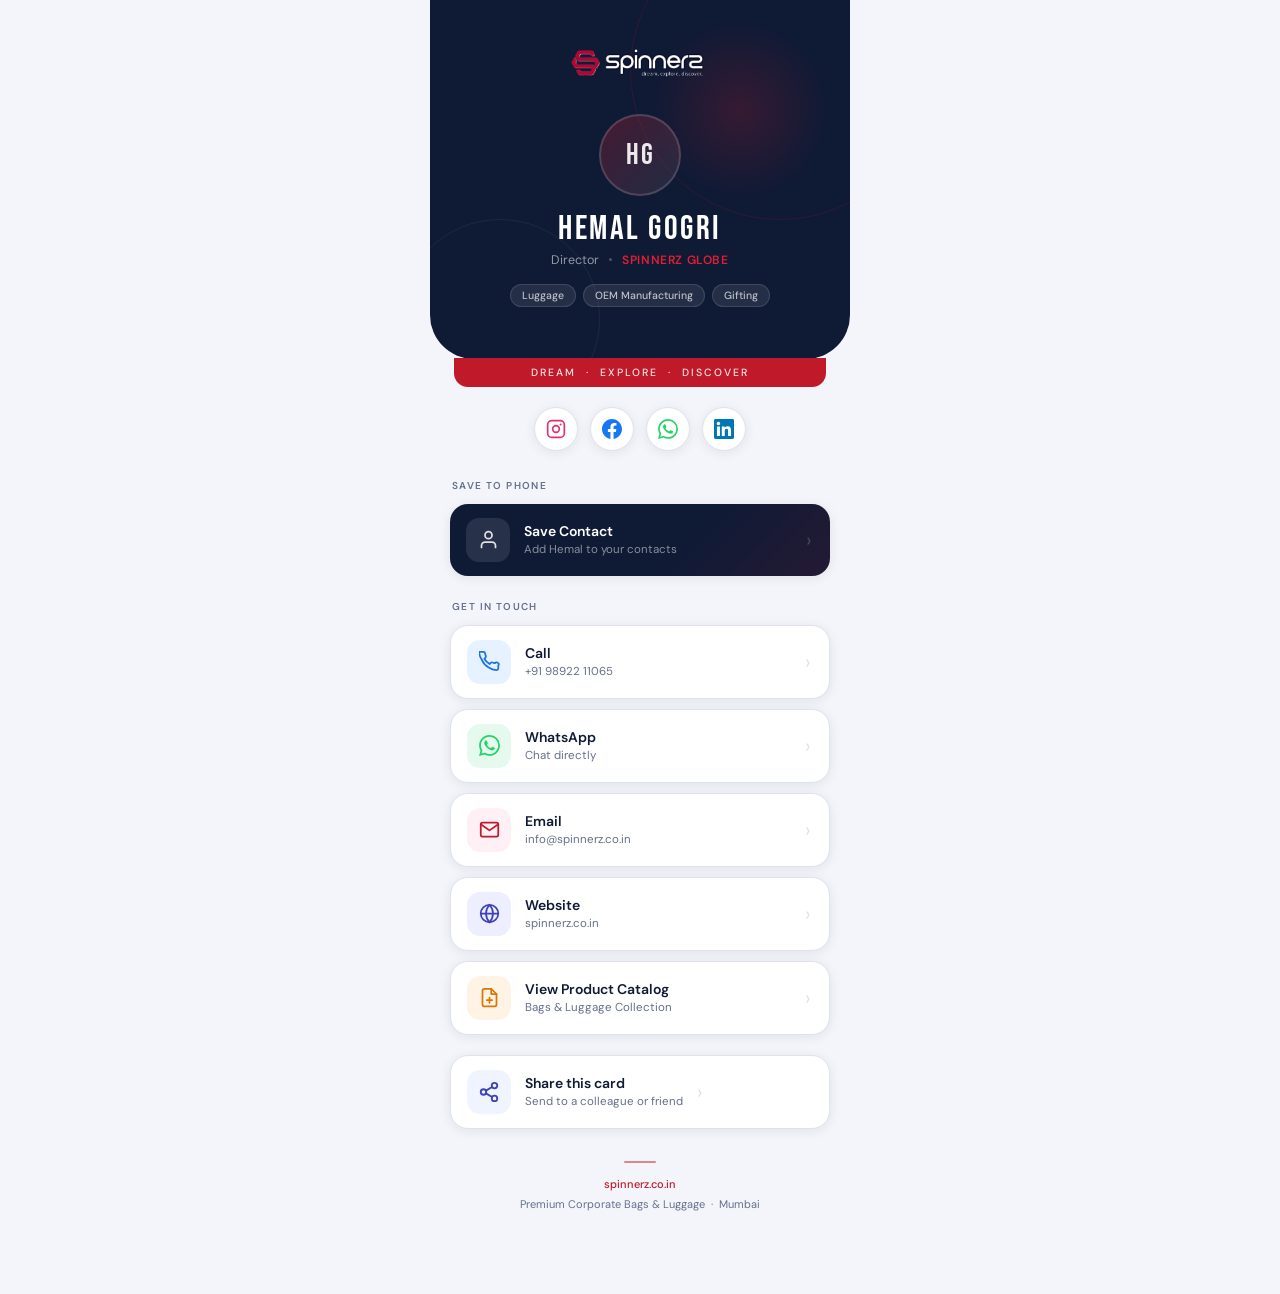
<file: contact_card.html>
<!DOCTYPE html>
<html lang="en">
<head>
<meta charset="UTF-8">
<meta name="viewport" content="width=device-width, initial-scale=1.0, maximum-scale=1.0">
<title>Hemal Gogri — Spinnerz Globe</title>

<!-- Open Graph -->
<meta property="og:title" content="Hemal Gogri — Spinnerz Globe">
<meta property="og:description" content="Premium Corporate Bags & Luggage | Director at Spinnerz Globe, Mumbai">
<meta property="og:type" content="profile">
<meta property="og:url" content="https://spinnerz.co.in/hemal">
<meta property="og:image" content="https://spinnerz.co.in/assets/images/spinnerz-logo-nobg.png">
<meta name="twitter:card" content="summary">
<meta name="twitter:title" content="Hemal Gogri — Spinnerz Globe">
<meta name="twitter:description" content="Premium Corporate Bags & Luggage | Director at Spinnerz Globe, Mumbai">

<link rel="preconnect" href="https://fonts.googleapis.com">
<link href="https://fonts.googleapis.com/css2?family=Bebas+Neue&family=DM+Sans:wght@300;400;500;600&display=swap" rel="stylesheet">
<style>
*, *::before, *::after { box-sizing: border-box; margin: 0; padding: 0; }

:root {
  --navy: #0f1a35;
  --red: #c0192a;
  --red2: #e01f32;
  --card-bg: #ffffff;
  --page-bg: #f3f5fa;
  --text-main: #0f1a35;
  --text-sub: #64708a;
  --border-col: #dde2ee;
  --shadow-sm: 0 2px 12px rgba(15,26,53,0.08);
  --r: 18px;
}

@media (prefers-color-scheme: dark) {
  :root {
    --card-bg: #1a2340;
    --page-bg: #111827;
    --text-main: #e8eaf0;
    --text-sub: #8a96b0;
    --border-col: #2a3555;
    --shadow-sm: 0 2px 12px rgba(0,0,0,0.3);
  }
}

body { font-family: 'DM Sans', sans-serif; background: var(--page-bg); min-height: 100vh; display: flex; flex-direction: column; align-items: center; padding-bottom: 80px; }
.page { width: 100%; max-width: 420px; }

.hero { position: relative; background: var(--navy); padding: 40px 24px 52px; display: flex; flex-direction: column; align-items: center; border-radius: 0 0 44px 44px; overflow: hidden; }
.hero::before { content: ''; position: absolute; width: 300px; height: 300px; border-radius: 50%; border: 1px solid rgba(192,25,42,0.18); top: -80px; right: -80px; }
.hero::after { content: ''; position: absolute; width: 200px; height: 200px; border-radius: 50%; border: 1px solid rgba(255,255,255,0.06); bottom: -60px; left: -30px; }
.hero-glow { position: absolute; width: 180px; height: 180px; border-radius: 50%; background: radial-gradient(circle, rgba(192,25,42,0.22) 0%, transparent 70%); top: 20px; right: 20px; pointer-events: none; }
.logo-wrap { width: 160px; margin-bottom: 28px; position: relative; z-index: 1; animation: fadeDown 0.6s ease both; }
.logo-wrap img { width: 100%; border-radius: 6px; display: block; }
.avatar { width: 82px; height: 82px; border-radius: 50%; border: 2px solid rgba(255,255,255,0.15); background: linear-gradient(135deg,rgba(192,25,42,0.3),rgba(255,255,255,0.08)); display: flex; align-items: center; justify-content: center; font-family: 'Bebas Neue',cursive; font-size: 30px; letter-spacing: 2px; color: rgba(255,255,255,0.9); margin-bottom: 16px; position: relative; z-index: 1; animation: fadeDown 0.6s 0.1s ease both; }
.hero-name { font-family: 'Bebas Neue',cursive; font-size: 34px; letter-spacing: 2.5px; color: #fff; line-height: 1; margin-bottom: 6px; position: relative; z-index: 1; animation: fadeDown 0.6s 0.15s ease both; }
.hero-meta { display: flex; align-items: center; gap: 10px; position: relative; z-index: 1; animation: fadeDown 0.6s 0.2s ease both; margin-bottom: 16px; }
.hero-role { font-size: 12.5px; color: rgba(255,255,255,0.55); }
.dot { width: 3px; height: 3px; border-radius: 50%; background: rgba(255,255,255,0.25); }
.hero-company { font-size: 12px; font-weight: 600; color: var(--red2); letter-spacing: 0.6px; text-transform: uppercase; }
.pills { display: flex; flex-wrap: wrap; gap: 7px; justify-content: center; position: relative; z-index: 1; animation: fadeDown 0.6s 0.25s ease both; }
.pill { font-size: 10.5px; font-weight: 500; color: rgba(255,255,255,0.7); background: rgba(255,255,255,0.09); border: 1px solid rgba(255,255,255,0.12); border-radius: 20px; padding: 4px 11px; }
.tagline-bar { width: calc(100% - 48px); margin: -1px 24px 0; background: var(--red); border-radius: 0 0 14px 14px; padding: 8px 20px; text-align: center; font-size: 10.5px; font-weight: 500; color: rgba(255,255,255,0.88); letter-spacing: 2px; text-transform: uppercase; animation: fadeDown 0.6s 0.3s ease both; }

.social-row { display: flex; gap: 12px; justify-content: center; padding: 20px 20px 4px; animation: fadeUp 0.5s 0.35s ease both; }
.social-btn { width: 44px; height: 44px; border-radius: 50%; background: var(--card-bg); border: 1px solid var(--border-col); display: flex; align-items: center; justify-content: center; text-decoration: none; box-shadow: var(--shadow-sm); transition: transform 0.13s ease; flex-shrink: 0; }
.social-btn:active { transform: scale(0.93); }
.social-btn svg { width: 20px; height: 20px; }

.section { padding: 24px 20px 0; }
.section-label { font-size: 10px; font-weight: 600; text-transform: uppercase; letter-spacing: 1.4px; color: var(--text-sub); margin-bottom: 12px; padding-left: 2px; }
.cards { display: flex; flex-direction: column; gap: 10px; }
.card { display: flex; align-items: center; gap: 14px; padding: 14px 16px; background: var(--card-bg); border: 1px solid var(--border-col); border-radius: var(--r); box-shadow: var(--shadow-sm); text-decoration: none; cursor: pointer; font-family: inherit; width: 100%; transition: transform 0.13s ease; animation: fadeUp 0.5s ease both; }
.card:nth-child(1){animation-delay:.35s}.card:nth-child(2){animation-delay:.41s}.card:nth-child(3){animation-delay:.47s}.card:nth-child(4){animation-delay:.53s}.card:nth-child(5){animation-delay:.59s}
.card:active { transform: scale(0.975); }
.card-icon { width: 44px; height: 44px; border-radius: 13px; display: flex; align-items: center; justify-content: center; flex-shrink: 0; }
.card-icon svg { width: 21px; height: 21px; }
.card-body { flex: 1; text-align: left; }
.card-title { font-size: 14px; font-weight: 600; color: var(--text-main); display: block; line-height: 1.2; }
.card-sub { font-size: 11.5px; color: var(--text-sub); display: block; margin-top: 2px; }
.card-arrow { color: var(--border-col); font-size: 20px; flex-shrink: 0; margin-right: 2px; }

.ic-save { background: var(--navy); }
.ic-call { background: #e6f2ff; } .ic-wa { background: #e6f9ee; } .ic-mail { background: #fff0f5; }
.ic-web  { background: #edeeff; } .ic-cat { background: #fff3e6; }

@media (prefers-color-scheme: dark) {
  .ic-call{background:#0d2a4a}.ic-wa{background:#0d3320}.ic-mail{background:#3a0f1a}.ic-web{background:#1a1a4a}.ic-cat{background:#3a2200}
}

.save-card { background: var(--navy) !important; border-color: var(--navy) !important; position: relative; overflow: hidden; }
.save-card::after { content: ''; position: absolute; inset: 0; background: linear-gradient(135deg,transparent 60%,rgba(192,25,42,0.12)); pointer-events: none; }
.save-card .card-title { color: #fff !important; }
.save-card .card-sub   { color: rgba(255,255,255,0.5) !important; }
.save-card .card-arrow { color: rgba(255,255,255,0.2) !important; }
.save-card .card-icon  { background: rgba(255,255,255,0.1) !important; }

.share-strip { margin: 20px 20px 0; background: var(--card-bg); border: 1px solid var(--border-col); border-radius: var(--r); box-shadow: var(--shadow-sm); padding: 14px 16px; display: flex; align-items: center; gap: 14px; cursor: pointer; animation: fadeUp 0.5s 0.62s ease both; transition: transform 0.13s ease; }
.share-strip:active { transform: scale(0.975); }
.share-icon-wrap { width: 44px; height: 44px; border-radius: 13px; background: #f0f4ff; display: flex; align-items: center; justify-content: center; flex-shrink: 0; }
@media (prefers-color-scheme: dark) { .share-icon-wrap { background: #1a1a4a; } }
.share-title { font-size: 14px; font-weight: 600; color: var(--text-main); }
.share-sub { font-size: 11.5px; color: var(--text-sub); margin-top: 2px; }

.footer { text-align: center; font-size: 11px; color: var(--text-sub); margin-top: 32px; padding: 0 20px; line-height: 1.8; }
.footer a { color: var(--red); text-decoration: none; font-weight: 500; }
.footer-divider { width: 32px; height: 2px; background: var(--red); border-radius: 2px; margin: 0 auto 12px; opacity: 0.5; }

.toast { position: fixed; bottom: 28px; left: 50%; transform: translateX(-50%) translateY(80px); background: var(--navy); color: #fff; font-size: 13px; font-weight: 500; font-family: 'DM Sans',sans-serif; padding: 10px 20px; border-radius: 40px; white-space: nowrap; box-shadow: 0 4px 20px rgba(15,26,53,0.25); transition: transform 0.32s cubic-bezier(.34,1.56,.64,1), opacity 0.32s ease; opacity: 0; z-index: 999; pointer-events: none; }
.toast.show { transform: translateX(-50%) translateY(0); opacity: 1; }

@keyframes fadeDown { from{opacity:0;transform:translateY(-12px)} to{opacity:1;transform:translateY(0)} }
@keyframes fadeUp   { from{opacity:0;transform:translateY(14px)}  to{opacity:1;transform:translateY(0)} }
</style>
</head>
<body>
<div class="page">

  <div class="hero">
    <div class="hero-glow"></div>
    <div class="logo-wrap"><img src="assets/images/spinnerz-logo-nobg.png" alt="Spinnerz Globe"></div>
    <div class="avatar">HG</div>
    <div class="hero-name">Hemal Gogri</div>
    <div class="hero-meta">
      <span class="hero-role">Director</span><span class="dot"></span>
      <span class="hero-company">Spinnerz Globe</span>
    </div>
    <div class="pills">
      <span class="pill">Luggage</span>
      <span class="pill">OEM Manufacturing</span>
      <span class="pill">Gifting</span>
    </div>
  </div>

  <div class="tagline-bar">Dream &nbsp;·&nbsp; Explore &nbsp;·&nbsp; Discover</div>

  <div class="social-row">
    <a href="https://www.instagram.com/spinnerz_luggage" target="_blank" class="social-btn" aria-label="Instagram" onclick="track('Social: Instagram')">
      <svg viewBox="0 0 24 24" fill="none"><rect x="2" y="2" width="20" height="20" rx="5" stroke="#e1306c" stroke-width="2"/><circle cx="12" cy="12" r="4" stroke="#e1306c" stroke-width="2"/><circle cx="17.5" cy="6.5" r="1.2" fill="#e1306c"/></svg>
    </a>
    <a href="https://www.facebook.com/profile.php?id=100068711932935" target="_blank" class="social-btn" aria-label="Facebook" onclick="track('Social: Facebook')">
      <svg viewBox="0 0 24 24" fill="#1877f2"><path d="M24 12.073C24 5.404 18.627 0 12 0S0 5.404 0 12.073C0 18.1 4.388 23.094 10.125 24v-8.437H7.078v-3.49h3.047V9.41c0-3.025 1.792-4.697 4.532-4.697 1.312 0 2.686.235 2.686.235v2.97h-1.514c-1.491 0-1.956.93-1.956 1.883v2.262h3.328l-.532 3.49h-2.796V24C19.612 23.094 24 18.1 24 12.073z"/></svg>
    </a>
    <a href="https://wa.me/919892211065?text=Hi%20Hemal%2C%20I%27d%20like%20to%20enquire%20about%20your%20products." target="_blank" class="social-btn" aria-label="WhatsApp" onclick="track('Social: WhatsApp')">
      <svg viewBox="0 0 24 24" fill="#25D366"><path d="M17.472 14.382c-.297-.149-1.758-.867-2.03-.967-.273-.099-.471-.148-.67.15-.197.297-.767.966-.94 1.164-.173.199-.347.223-.644.075-.297-.15-1.255-.463-2.39-1.475-.883-.788-1.48-1.761-1.653-2.059-.173-.297-.018-.458.13-.606.134-.133.298-.347.446-.52.149-.174.198-.298.298-.497.099-.198.05-.371-.025-.52-.075-.149-.669-1.612-.916-2.207-.242-.579-.487-.5-.669-.51-.173-.008-.371-.01-.57-.01-.198 0-.52.074-.792.372-.272.297-1.04 1.016-1.04 2.479 0 1.462 1.065 2.875 1.213 3.074.149.198 2.096 3.2 5.077 4.487.709.306 1.262.489 1.694.625.712.227 1.36.195 1.871.118.571-.085 1.758-.719 2.006-1.413.248-.694.248-1.289.173-1.413-.074-.124-.272-.198-.57-.347m-5.421 7.403h-.004a9.87 9.87 0 01-5.031-1.378l-.361-.214-3.741.982.998-3.648-.235-.374a9.86 9.86 0 01-1.51-5.26c.001-5.45 4.436-9.884 9.888-9.884 2.64 0 5.122 1.03 6.988 2.898a9.825 9.825 0 012.893 6.994c-.003 5.45-4.437 9.884-9.885 9.884m8.413-18.297A11.815 11.815 0 0012.05 0C5.495 0 .16 5.335.157 11.892c0 2.096.547 4.142 1.588 5.945L.057 24l6.305-1.654a11.882 11.882 0 005.683 1.448h.005c6.554 0 11.890-5.335 11.893-11.893a11.821 11.821 0 00-3.48-8.413z"/></svg>
    </a>
    <a href="https://www.linkedin.com/company/spinnerz-globe" target="_blank" class="social-btn" aria-label="LinkedIn" onclick="track('Social: LinkedIn')">
      <svg viewBox="0 0 24 24" fill="#0077b5"><path d="M20.447 20.452h-3.554v-5.569c0-1.328-.027-3.037-1.852-3.037-1.853 0-2.136 1.445-2.136 2.939v5.667H9.351V9h3.414v1.561h.046c.477-.9 1.637-1.85 3.37-1.85 3.601 0 4.267 2.37 4.267 5.455v6.286zM5.337 7.433c-1.144 0-2.063-.926-2.063-2.065 0-1.138.92-2.063 2.063-2.063 1.14 0 2.064.925 2.064 2.063 0 1.139-.925 2.065-2.064 2.065zm1.782 13.019H3.555V9h3.564v11.452zM22.225 0H1.771C.792 0 0 .774 0 1.729v20.542C0 23.227.792 24 1.771 24h20.451C23.2 24 24 23.227 24 22.271V1.729C24 .774 23.2 0 22.222 0h.003z"/></svg>
    </a>
  </div>

  <!-- SAVE CONTACT — TOP -->
  <div class="section">
    <div class="section-label">Save to phone</div>
    <div class="cards">
      <button onclick="saveContact()" class="card save-card" style="border:none;outline:none;">
        <div class="card-icon">
          <svg viewBox="0 0 24 24" fill="none" stroke="rgba(255,255,255,0.85)" stroke-width="2" stroke-linecap="round" stroke-linejoin="round"><path d="M20 21v-2a4 4 0 00-4-4H8a4 4 0 00-4 4v2"/><circle cx="12" cy="7" r="4"/></svg>
        </div>
        <div class="card-body"><span class="card-title">Save Contact</span><span class="card-sub">Add Hemal to your contacts</span></div>
        <span class="card-arrow">›</span>
      </button>
    </div>
  </div>

  <!-- GET IN TOUCH -->
  <div class="section">
    <div class="section-label">Get in touch</div>
    <div class="cards">

      <a href="tel:+919892211065" class="card" onclick="track('Call')">
        <div class="card-icon ic-call">
          <svg viewBox="0 0 24 24" fill="none" stroke="#1a73e8" stroke-width="2" stroke-linecap="round" stroke-linejoin="round"><path d="M22 16.92v3a2 2 0 01-2.18 2 19.79 19.79 0 01-8.63-3.07A19.5 19.5 0 013.07 9.81a19.79 19.79 0 01-3.07-8.68A2 2 0 012 1h3a2 2 0 012 1.72c.127.96.361 1.903.7 2.81a2 2 0 01-.45 2.11L6.09 8.91a16 16 0 006 6l1.27-1.27a2 2 0 012.11-.45c.907.339 1.85.573 2.81.7A2 2 0 0122 16.92z"/></svg>
        </div>
        <div class="card-body"><span class="card-title">Call</span><span class="card-sub">+91 98922 11065</span></div>
        <span class="card-arrow">›</span>
      </a>

      <a href="https://wa.me/919892211065?text=Hi%20Hemal%2C%20I%27d%20like%20to%20enquire%20about%20your%20products." target="_blank" class="card" onclick="track('WhatsApp Chat')">
        <div class="card-icon ic-wa">
          <svg viewBox="0 0 24 24" fill="#25D366"><path d="M17.472 14.382c-.297-.149-1.758-.867-2.03-.967-.273-.099-.471-.148-.67.15-.197.297-.767.966-.94 1.164-.173.199-.347.223-.644.075-.297-.15-1.255-.463-2.39-1.475-.883-.788-1.48-1.761-1.653-2.059-.173-.297-.018-.458.13-.606.134-.133.298-.347.446-.52.149-.174.198-.298.298-.497.099-.198.05-.371-.025-.52-.075-.149-.669-1.612-.916-2.207-.242-.579-.487-.5-.669-.51-.173-.008-.371-.01-.57-.01-.198 0-.52.074-.792.372-.272.297-1.04 1.016-1.04 2.479 0 1.462 1.065 2.875 1.213 3.074.149.198 2.096 3.2 5.077 4.487.709.306 1.262.489 1.694.625.712.227 1.36.195 1.871.118.571-.085 1.758-.719 2.006-1.413.248-.694.248-1.289.173-1.413-.074-.124-.272-.198-.57-.347m-5.421 7.403h-.004a9.87 9.87 0 01-5.031-1.378l-.361-.214-3.741.982.998-3.648-.235-.374a9.86 9.86 0 01-1.51-5.26c.001-5.45 4.436-9.884 9.888-9.884 2.64 0 5.122 1.03 6.988 2.898a9.825 9.825 0 012.893 6.994c-.003 5.45-4.437 9.884-9.885 9.884m8.413-18.297A11.815 11.815 0 0012.05 0C5.495 0 .16 5.335.157 11.892c0 2.096.547 4.142 1.588 5.945L.057 24l6.305-1.654a11.882 11.882 0 005.683 1.448h.005c6.554 0 11.890-5.335 11.893-11.893a11.821 11.821 0 00-3.48-8.413z"/></svg>
        </div>
        <div class="card-body"><span class="card-title">WhatsApp</span><span class="card-sub">Chat directly</span></div>
        <span class="card-arrow">›</span>
      </a>

      <a href="mailto:info@spinnerz.co.in" class="card" onclick="track('Email')">
        <div class="card-icon ic-mail">
          <svg viewBox="0 0 24 24" fill="none" stroke="#c0192a" stroke-width="2" stroke-linecap="round" stroke-linejoin="round"><path d="M4 4h16c1.1 0 2 .9 2 2v12c0 1.1-.9 2-2 2H4c-1.1 0-2-.9-2-2V6c0-1.1.9-2 2-2z"/><polyline points="22,6 12,13 2,6"/></svg>
        </div>
        <div class="card-body"><span class="card-title">Email</span><span class="card-sub">info@spinnerz.co.in</span></div>
        <span class="card-arrow">›</span>
      </a>

      <a href="https://spinnerz.co.in/" target="_blank" class="card" onclick="track('Website')">
        <div class="card-icon ic-web">
          <svg viewBox="0 0 24 24" fill="none" stroke="#3d42b8" stroke-width="2" stroke-linecap="round" stroke-linejoin="round"><circle cx="12" cy="12" r="10"/><line x1="2" y1="12" x2="22" y2="12"/><path d="M12 2a15.3 15.3 0 014 10 15.3 15.3 0 01-4 10 15.3 15.3 0 01-4-10 15.3 15.3 0 014-10z"/></svg>
        </div>
        <div class="card-body"><span class="card-title">Website</span><span class="card-sub">spinnerz.co.in</span></div>
        <span class="card-arrow">›</span>
      </a>

      <a href="https://drive.google.com/file/d/18xt3590gX1IBU-n2HrNjHgiMTg86r8SU/view?usp=sharing" target="_blank" class="card" onclick="track('View Catalog')">
        <div class="card-icon ic-cat">
          <svg viewBox="0 0 24 24" fill="none" stroke="#d97706" stroke-width="2" stroke-linecap="round" stroke-linejoin="round"><path d="M14 2H6a2 2 0 00-2 2v16a2 2 0 002 2h12a2 2 0 002-2V8z"/><polyline points="14 2 14 8 20 8"/><line x1="12" y1="18" x2="12" y2="12"/><line x1="9" y1="15" x2="15" y2="15"/></svg>
        </div>
        <div class="card-body"><span class="card-title">View Product Catalog</span><span class="card-sub">Bags &amp; Luggage Collection</span></div>
        <span class="card-arrow">›</span>
      </a>

    </div>
  </div>

  <div class="share-strip" onclick="shareCard()">
    <div class="share-icon-wrap">
      <svg width="22" height="22" viewBox="0 0 24 24" fill="none" stroke="#3d42b8" stroke-width="2" stroke-linecap="round" stroke-linejoin="round"><circle cx="18" cy="5" r="3"/><circle cx="6" cy="12" r="3"/><circle cx="18" cy="19" r="3"/><line x1="8.59" y1="13.51" x2="15.42" y2="17.49"/><line x1="15.41" y1="6.51" x2="8.59" y2="10.49"/></svg>
    </div>
    <div class="share-text">
      <div class="share-title">Share this card</div>
      <div class="share-sub">Send to a colleague or friend</div>
    </div>
    <span class="card-arrow" style="color:var(--border-col)">›</span>
  </div>

  <div class="footer">
    <div class="footer-divider"></div>
    <a href="https://spinnerz.co.in/">spinnerz.co.in</a><br>
    Premium Corporate Bags &amp; Luggage &nbsp;·&nbsp; Mumbai
  </div>

</div>

<div class="toast" id="toast"></div>

<script>
// ── REPLACE THIS with your Google Apps Script Web App URL ──
var SHEET_URL = 'https://script.google.com/macros/s/AKfycbwpXEon7iVHwoHTSDJ6lW9p0fiHqE7NoQxEhFZ3iKhOInqeRuXpng3PTCF0hVLji5AD/exec';

function track(event) {
  if (!SHEET_URL || SHEET_URL === 'YOUR_APPS_SCRIPT_URL_HERE') return;
  var device = /mobile|android|iphone|ipad/i.test(navigator.userAgent) ? 'Mobile' : 'Desktop';
  fetch(SHEET_URL, {
    method: 'POST',
    mode: 'no-cors',
    headers: { 'Content-Type': 'application/json' },
    body: JSON.stringify({ event: event, device: device })
  }).catch(function(){});
}

// Track page view
track('Page View');

function showToast(msg) {
  var t = document.getElementById('toast');
  t.textContent = msg;
  t.classList.add('show');
  setTimeout(function(){ t.classList.remove('show'); }, 2800);
}

function shareCard() {
  track('Share Card');
  if (navigator.share) {
    navigator.share({ title: 'Hemal Gogri — Spinnerz Globe', text: 'Corporate Bags & Luggage | Director at Spinnerz Globe', url: window.location.href }).catch(function(){});
  } else {
    var d = document.createElement('input');
    document.body.appendChild(d);
    d.value = window.location.href; d.select();
    document.execCommand('copy');
    document.body.removeChild(d);
    showToast('🔗 Link copied to clipboard!');
  }
}

function saveContact() {
  track('Save Contact');
  var vcard =
    "BEGIN:VCARD\r\nVERSION:3.0\r\nFN:Hemal Gogri\r\nN:Gogri;Hemal;;;\r\n" +
    "ORG:Spinnerz Globe Pvt. Ltd.\r\nTITLE:Director\r\n" +
    "TEL;TYPE=CELL,VOICE:+919892211065\r\nEMAIL;TYPE=WORK:info@spinnerz.co.in\r\n" +
    "URL:https://spinnerz.co.in/\r\nADR;TYPE=WORK:;;Mumbai;Maharashtra;;India;\r\n" +
    "NOTE:Dream. Explore. Discover.\r\nEND:VCARD";
  var a = document.createElement('a');
  a.download = 'Hemal_Gogri.vcf';
  if (/android/i.test(navigator.userAgent)) {
    a.href = 'data:text/x-vcard;charset=utf-8,' + encodeURIComponent(vcard);
  } else {
    a.href = URL.createObjectURL(new Blob([vcard], { type: 'text/vcard;charset=utf-8' }));
    setTimeout(function(){ URL.revokeObjectURL(a.href); }, 2000);
  }
  document.body.appendChild(a); a.click(); document.body.removeChild(a);
  showToast('✓ Contact saved!');
}
</script>
</body>
</html>
</file>
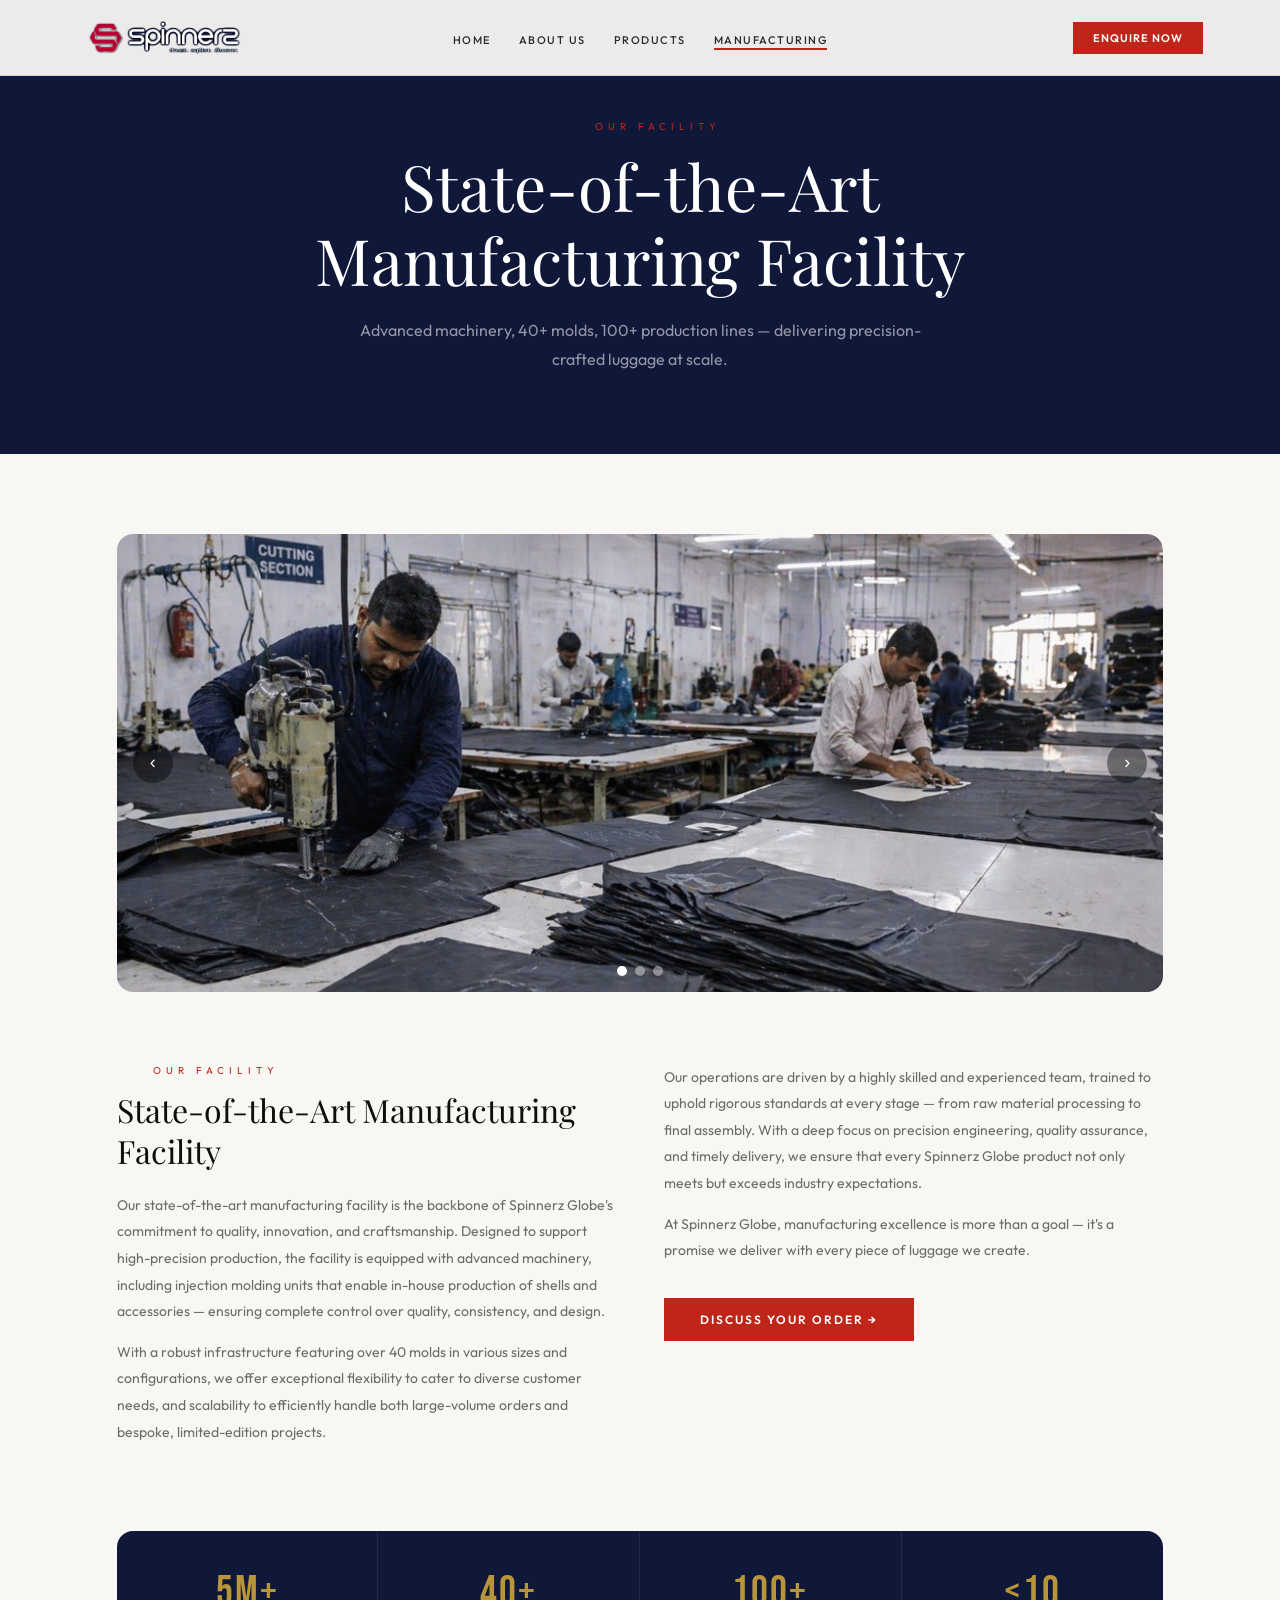
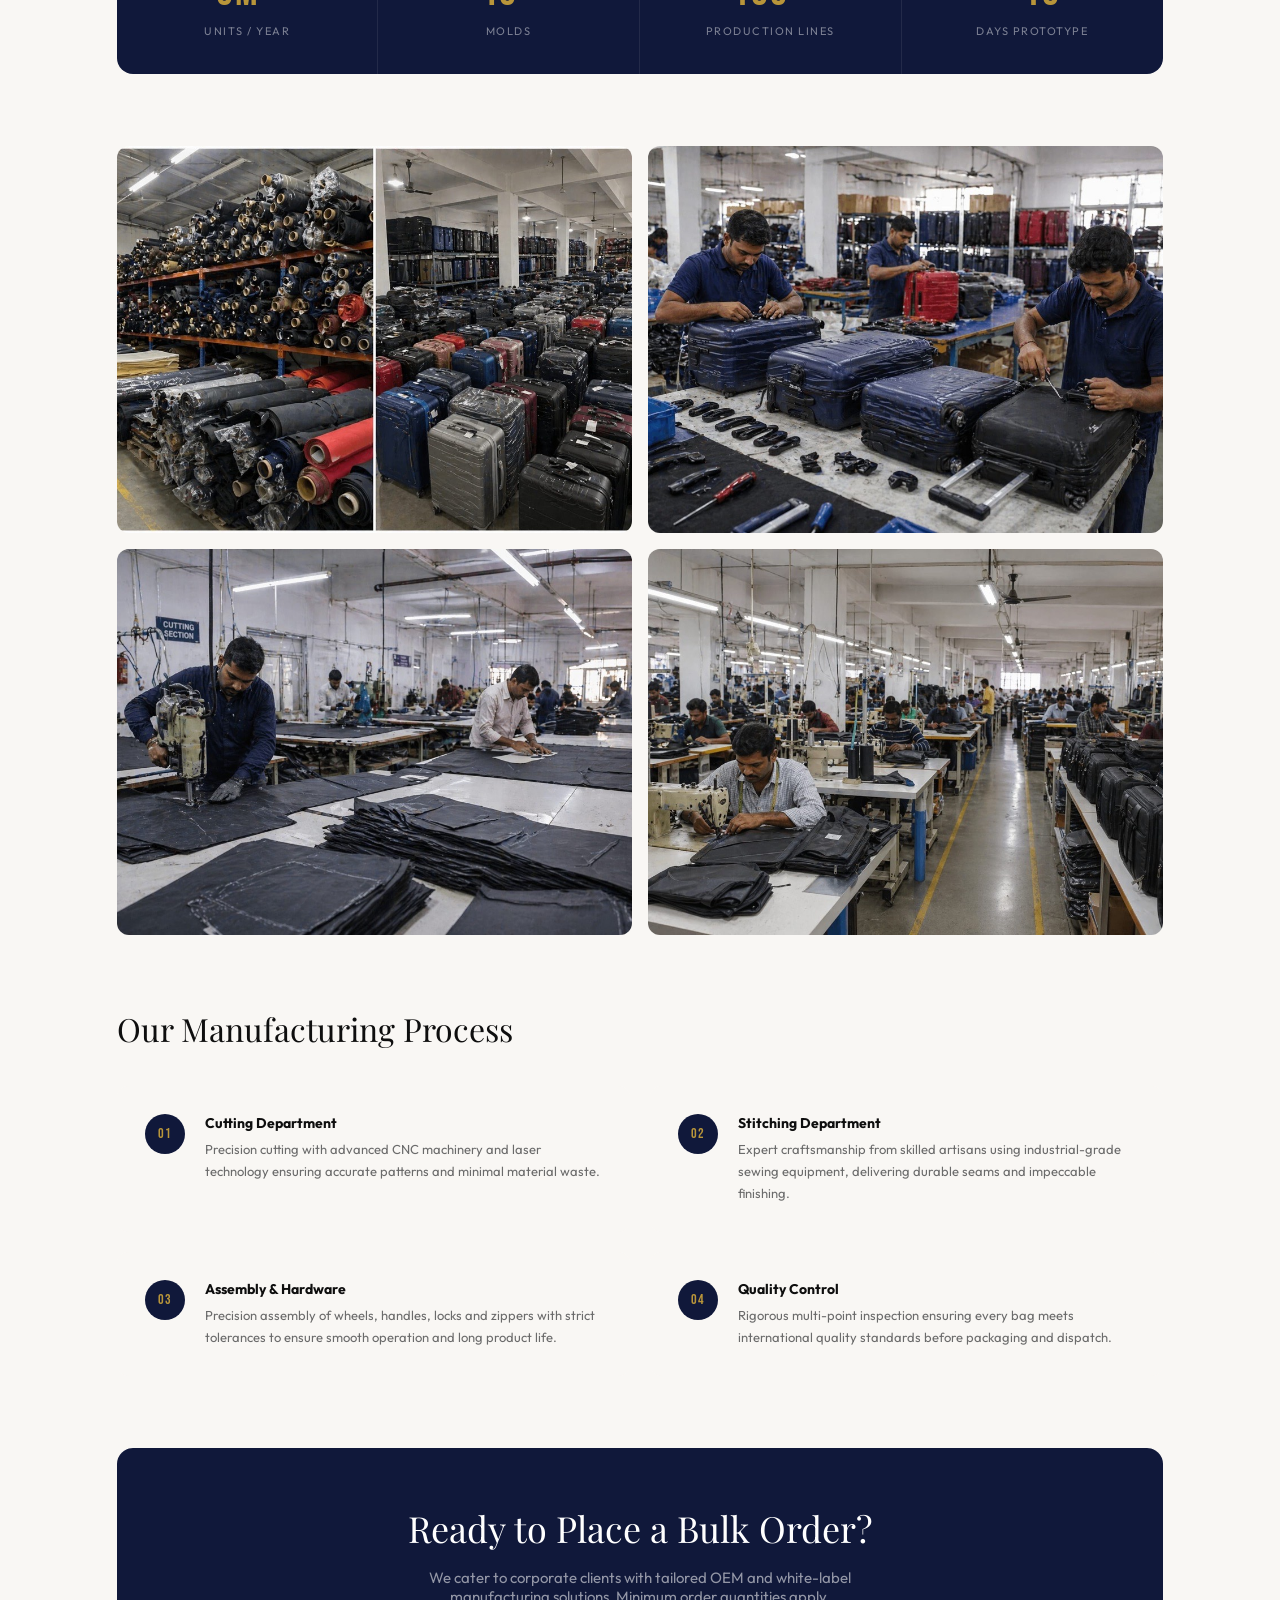
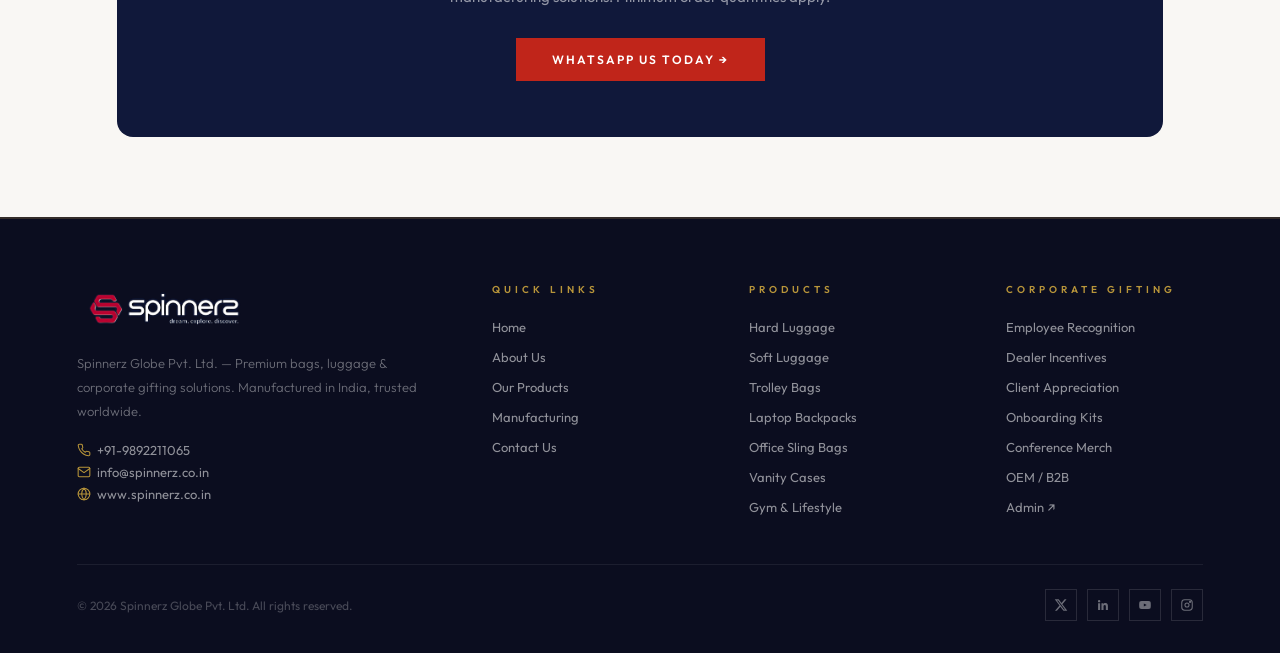
<file: manufacturing.html>
<!DOCTYPE html>
<html lang="en">
<head>
  <meta charset="UTF-8">
  <meta name="viewport" content="width=device-width, initial-scale=1.0">
  <title>Manufacturing — Spinnerz Globe Pvt. Ltd.</title>
  <link rel="preconnect" href="https://fonts.googleapis.com">
  <link href="https://fonts.googleapis.com/css2?family=Playfair+Display:ital,wght@0,400;0,500;0,700;1,400&family=Outfit:wght@300;400;500;600;700&family=Bebas+Neue&display=swap" rel="stylesheet">
  <link rel="stylesheet" href="assets/css/tokens.css">
  <link rel="stylesheet" href="assets/css/store.css">
  <style>
    .mfg-hero{background:var(--navy);padding:120px 8% 80px;text-align:center;}
    .mfg-hero .section-label{justify-content:center;color:rgba(255,255,255,.5);}
    .mfg-hero h1{font-family:var(--font-display);font-size:clamp(36px,5vw,64px);font-weight:400;color:#fff;line-height:1.15;margin:16px 0 20px;}
    .mfg-hero h1 em{color:var(--gold);font-style:italic;}
    .mfg-hero p{color:rgba(255,255,255,.55);font-size:16px;max-width:600px;margin:0 auto;line-height:1.8;}
    .mfg-body{max-width:1200px;margin:0 auto;padding:80px 6%;}

    /* Slider */
    .mfg-slider{position:relative;border-radius:16px;overflow:hidden;margin-bottom:72px;}
    .mfg-slider-track{display:flex;transition:transform .5s cubic-bezier(.25,.46,.45,.94);}
    .mfg-slide{min-width:100%;aspect-ratio:16/7;object-fit:cover;}
    .slider-dots{position:absolute;bottom:16px;left:50%;transform:translateX(-50%);display:flex;gap:8px;}
    .slider-dot{width:10px;height:10px;border-radius:50%;background:rgba(255,255,255,.4);border:none;cursor:pointer;transition:background .2s;}
    .slider-dot.active{background:#fff;}
    .slider-arrow{position:absolute;top:50%;transform:translateY(-50%);background:rgba(0,0,0,.4);color:#fff;border:none;width:40px;height:40px;border-radius:50%;font-size:18px;cursor:pointer;transition:background .2s;display:flex;align-items:center;justify-content:center;}
    .slider-arrow:hover{background:rgba(0,0,0,.7);}
    .slider-arrow.prev{left:16px;}
    .slider-arrow.next{right:16px;}

    /* Intro */
    .mfg-intro{display:grid;grid-template-columns:1fr 1fr;gap:48px;align-items:start;margin-bottom:72px;}
    .mfg-intro h2{font-family:var(--font-display);font-size:32px;font-weight:400;color:var(--ink);line-height:1.3;margin-bottom:20px;}
    .mfg-intro h2 em{color:var(--gold);font-style:normal;}
    .mfg-intro p{font-size:14px;color:var(--ink-light);line-height:1.9;margin-bottom:14px;}

    /* Stats band */
    .mfg-stats{background:var(--navy);border-radius:16px;display:grid;grid-template-columns:repeat(4,1fr);gap:0;margin-bottom:72px;overflow:hidden;}
    .mfg-stat{padding:36px 24px;text-align:center;border-right:1px solid rgba(255,255,255,.08);}
    .mfg-stat:last-child{border-right:none;}
    .mfg-stat .n{font-family:var(--font-brand);font-size:42px;color:var(--gold);letter-spacing:2px;}
    .mfg-stat .l{font-size:11px;letter-spacing:1.5px;text-transform:uppercase;color:rgba(255,255,255,.45);margin-top:6px;}

    /* Photo grid */
    .mfg-photo-grid{display:grid;grid-template-columns:1fr 1fr;gap:16px;margin-bottom:72px;}
    .mfg-photo-grid img{width:100%;aspect-ratio:4/3;object-fit:cover;border-radius:12px;}

    /* Process steps */
    .mfg-process{margin-bottom:72px;}
    .mfg-process h2{font-family:var(--font-display);font-size:32px;font-weight:400;color:var(--ink);margin-bottom:36px;}
    .mfg-process h2 em{color:var(--red);}
    .mfg-steps-grid{display:grid;grid-template-columns:repeat(2,1fr);gap:20px;}
    .mfg-step-card{background:var(--paper);border-radius:12px;padding:28px;display:flex;gap:20px;align-items:flex-start;}
    .mfg-step-num{flex-shrink:0;width:40px;height:40px;background:var(--navy);color:var(--gold);border-radius:50%;display:flex;align-items:center;justify-content:center;font-family:var(--font-brand);font-size:14px;letter-spacing:1px;}
    .mfg-step-card h4{font-weight:700;font-size:14px;color:var(--ink);margin-bottom:6px;}
    .mfg-step-card p{font-size:13px;color:var(--ink-light);line-height:1.7;}

    /* CTA */
    .mfg-cta{background:var(--navy);border-radius:16px;padding:56px;text-align:center;}
    .mfg-cta h2{font-family:var(--font-display);font-size:36px;font-weight:400;color:#fff;margin-bottom:16px;}
    .mfg-cta h2 em{color:var(--gold);font-style:italic;}
    .mfg-cta p{color:rgba(255,255,255,.55);font-size:15px;margin-bottom:32px;max-width:500px;margin-left:auto;margin-right:auto;}

    @media(max-width:768px){
      .mfg-intro,.mfg-steps-grid{grid-template-columns:1fr;}
      .mfg-stats{grid-template-columns:1fr 1fr;}
      .mfg-stat{border-right:none;border-bottom:1px solid rgba(255,255,255,.08);}
      .mfg-slide{aspect-ratio:4/3;}
      .mfg-cta{padding:36px 24px;}
    }
  </style>
</head>
<body>

<div id="cursor"></div>
<div id="cursor-ring"></div>

<div class="mob-overlay" id="mobOverlay" onclick="closeMobMenu()"></div>
<div class="mob-panel" id="mobPanel">
  <div class="mob-panel-head">
    <div class="mob-panel-logo">
      <svg viewBox="0 0 40 40" width="28" height="28" xmlns="http://www.w3.org/2000/svg">
        <polygon points="20,2 37,11 37,29 20,38 3,29 3,11" fill="#b81c2e"/>
        <text x="20" y="26" text-anchor="middle" font-family="Arial Black,sans-serif" font-size="18" font-weight="900" fill="white">S</text>
      </svg>
      <span>SPINNERZ</span>
    </div>
    <button class="mob-close" onclick="closeMobMenu()">✕</button>
  </div>
  <ul class="mob-nav-links">
    <li><a href="index.html" onclick="closeMobMenu()">Home</a></li>
    <li><a href="about.html" onclick="closeMobMenu()">About Us</a></li>
    <li><a href="products.html" onclick="closeMobMenu()">Products</a></li>
    <li><a href="manufacturing.html" onclick="closeMobMenu()">Manufacturing</a></li>
    <li><a href="index.html#contact-section" onclick="closeMobMenu()">Contact</a></li>
  </ul>
  <div class="mob-panel-foot">
    <a href="https://wa.me/919892211065" target="_blank" class="mob-wa-btn"><svg style="width:14px;height:14px;vertical-align:-2px;margin-right:6px;fill:currentColor;" viewBox="0 0 24 24"><path d="M17.472 14.382c-.297-.149-1.758-.867-2.03-.967-.273-.099-.471-.148-.67.15-.197.297-.767.966-.94 1.164-.173.199-.347.223-.644.075-.297-.15-1.255-.463-2.39-1.475-.883-.788-1.48-1.761-1.653-2.059-.173-.297-.018-.458.13-.606.134-.133.298-.347.446-.52.149-.174.198-.298.298-.497.099-.198.05-.371-.025-.52-.075-.149-.669-1.612-.916-2.207-.242-.579-.487-.5-.669-.51-.173-.008-.371-.01-.57-.01-.198 0-.52.074-.792.372-.272.297-1.04 1.016-1.04 2.479 0 1.462 1.065 2.875 1.213 3.074.149.198 2.096 3.2 5.077 4.487.709.306 1.262.489 1.694.625.712.227 1.36.195 1.871.118.571-.085 1.758-.719 2.006-1.413.248-.694.248-1.289.173-1.413-.074-.124-.272-.198-.57-.347m-5.421 7.403h-.004a9.87 9.87 0 0 1-5.031-1.378l-.361-.214-3.741.982.998-3.648-.235-.374a9.86 9.86 0 0 1-1.51-5.26c.001-5.45 4.436-9.884 9.888-9.884 2.64 0 5.122 1.03 6.988 2.898a9.825 9.825 0 0 1 2.893 6.994c-.003 5.45-4.437 9.884-9.885 9.884m8.413-18.297A11.815 11.815 0 0 0 12.05 0C5.495 0 .16 5.335.157 11.892c0 2.096.547 4.142 1.588 5.945L.057 24l6.305-1.654a11.882 11.882 0 0 0 5.683 1.448h.005c6.554 0 11.89-5.335 11.893-11.893a11.821 11.821 0 0 0-3.48-8.413Z"/></svg>WhatsApp Us</a>
  </div>
</div>

<!-- NAVBAR -->
<nav id="mainNav">
  <button class="mob-hamburger" id="mobHamburger" onclick="openMobMenu()" aria-label="Open menu">
    <span></span><span></span><span></span>
  </button>
  <a class="nav-logo" href="index.html">
    <img src="assets/images/spinnerz-logo-nobg.png" alt="Spinnerz Globe" style="height:52px;width:auto;">
  </a>
  <ul class="nav-links">
    <li><a href="index.html">Home</a></li>
    <li><a href="about.html">About Us</a></li>
    <li><a href="products.html">Products</a></li>
    <li><a href="manufacturing.html" class="active">Manufacturing</a></li>
  </ul>
  <div class="nav-right">
    <a href="contact.html" class="nav-wa-btn">Enquire Now</a>
  </div>
</nav>

<!-- HERO -->
<div class="mfg-hero">
  <div class="section-label">Our Facility</div>
  <h1>State-of-the-Art<br>Manufacturing Facility</h1>
  <p>Advanced machinery, 40+ molds, 100+ production lines — delivering precision-crafted luggage at scale.</p>
</div>

<div class="mfg-body">

  <!-- SLIDER -->
  <div class="mfg-slider">
    <div class="mfg-slider-track" id="sliderTrack">
      <img loading="lazy" class="mfg-slide" src="assets/images/mfg-3.jpg" alt="Assembly floor">
      <img loading="lazy" class="mfg-slide" src="assets/images/mfg-4.jpg" alt="Cutting section">
      <img loading="lazy" class="mfg-slide" src="assets/images/mfg-1.jpg" alt="Stitching">
    </div>
    <button class="slider-arrow prev" onclick="slideBy(-1)">‹</button>
    <button class="slider-arrow next" onclick="slideBy(1)">›</button>
    <div class="slider-dots" id="sliderDots"></div>
  </div>

  <!-- INTRO -->
  <div class="mfg-intro">
    <div>
      <div class="section-label" style="color:var(--gold);">Our Facility</div>
      <h2>State-of-the-Art Manufacturing Facility</h2>
      <p>Our state-of-the-art manufacturing facility is the backbone of Spinnerz Globe's commitment to quality, innovation, and craftsmanship. Designed to support high-precision production, the facility is equipped with advanced machinery, including injection molding units that enable in-house production of shells and accessories — ensuring complete control over quality, consistency, and design.</p>
      <p>With a robust infrastructure featuring over 40 molds in various sizes and configurations, we offer exceptional flexibility to cater to diverse customer needs, and scalability to efficiently handle both large-volume orders and bespoke, limited-edition projects.</p>
    </div>
    <div>
      <p>Our operations are driven by a highly skilled and experienced team, trained to uphold rigorous standards at every stage — from raw material processing to final assembly. With a deep focus on precision engineering, quality assurance, and timely delivery, we ensure that every Spinnerz Globe product not only meets but exceeds industry expectations.</p>
      <p>At Spinnerz Globe, manufacturing excellence is more than a goal — it's a promise we deliver with every piece of luggage we create.</p>
      <a href="https://wa.me/919892211065" target="_blank" class="btn-red" style="display:inline-block;margin-top:20px;">Discuss Your Order →</a>
    </div>
  </div>

  <!-- STATS -->
  <div class="mfg-stats">
    <div class="mfg-stat"><div class="n">5M+</div><div class="l">Units / Year</div></div>
    <div class="mfg-stat"><div class="n">40+</div><div class="l">Molds</div></div>
    <div class="mfg-stat"><div class="n">100+</div><div class="l">Production Lines</div></div>
    <div class="mfg-stat"><div class="n">&lt;10</div><div class="l">Days Prototype</div></div>
  </div>

  <!-- PHOTO GRID -->
  <div class="mfg-photo-grid">
    <img loading="lazy" src="assets/images/mfg-1.jpg" alt="Stitching floor">
    <img loading="lazy" src="assets/images/mfg-2.jpg" alt="Warehouse">
    <img loading="lazy" src="assets/images/mfg-3.jpg" alt="Assembly">
    <img loading="lazy" src="assets/images/mfg-4.jpg" alt="Cutting section">
  </div>

  <!-- PROCESS -->
  <div class="mfg-process">
    <h2>Our Manufacturing Process</h2>
    <div class="mfg-steps-grid">
      <div class="mfg-step-card">
        <div class="mfg-step-num">01</div>
        <div>
          <h4>Cutting Department</h4>
          <p>Precision cutting with advanced CNC machinery and laser technology ensuring accurate patterns and minimal material waste.</p>
        </div>
      </div>
      <div class="mfg-step-card">
        <div class="mfg-step-num">02</div>
        <div>
          <h4>Stitching Department</h4>
          <p>Expert craftsmanship from skilled artisans using industrial-grade sewing equipment, delivering durable seams and impeccable finishing.</p>
        </div>
      </div>
      <div class="mfg-step-card">
        <div class="mfg-step-num">03</div>
        <div>
          <h4>Assembly & Hardware</h4>
          <p>Precision assembly of wheels, handles, locks and zippers with strict tolerances to ensure smooth operation and long product life.</p>
        </div>
      </div>
      <div class="mfg-step-card">
        <div class="mfg-step-num">04</div>
        <div>
          <h4>Quality Control</h4>
          <p>Rigorous multi-point inspection ensuring every bag meets international quality standards before packaging and dispatch.</p>
        </div>
      </div>
    </div>
  </div>

  <!-- CTA -->
  <div class="mfg-cta">
    <h2>Ready to Place a Bulk Order?</h2>
    <p>We cater to corporate clients with tailored OEM and white-label manufacturing solutions. Minimum order quantities apply.</p>
    <a href="https://wa.me/919892211065" target="_blank" class="btn-red">WhatsApp Us Today →</a>
  </div>

</div>

<script>
// Slider
let current = 0;
const total = document.querySelectorAll('.mfg-slide').length;
const track = document.getElementById('sliderTrack');
const dotsEl = document.getElementById('sliderDots');
for(let i=0;i<total;i++){
  const d = document.createElement('button');
  d.className = 'slider-dot' + (i===0?' active':'');
  d.onclick = () => goTo(i);
  dotsEl.appendChild(d);
}
function goTo(n){ current=n; track.style.transform=`translateX(-${n*100}%)`; document.querySelectorAll('.slider-dot').forEach((d,i)=>d.classList.toggle('active',i===n)); }
function slideBy(dir){ goTo((current+dir+total)%total); }
setInterval(()=>slideBy(1), 4000);

// Mob menu
function openMobMenu(){ document.getElementById('mobPanel').classList.add('open'); document.getElementById('mobOverlay').classList.add('open'); document.body.style.overflow='hidden'; }
function closeMobMenu(){ document.getElementById('mobPanel').classList.remove('open'); document.getElementById('mobOverlay').classList.remove('open'); document.body.style.overflow=''; }

// Cursor
const cursorDot = document.getElementById('cursor');
const cursorRing = document.getElementById('cursor-ring');
document.addEventListener('mousemove', e => { cursorDot.style.left=e.clientX+'px'; cursorDot.style.top=e.clientY+'px'; cursorRing.style.left=e.clientX+'px'; cursorRing.style.top=e.clientY+'px'; });
document.querySelectorAll('button,a').forEach(el => {
  el.addEventListener('mouseenter',()=>{ cursorRing.style.width='52px'; cursorRing.style.height='52px'; cursorRing.style.opacity='.5'; });
  el.addEventListener('mouseleave',()=>{ cursorRing.style.width='36px'; cursorRing.style.height='36px'; cursorRing.style.opacity='1'; });
});

// Nav scroll
window.addEventListener('scroll',()=>{ document.getElementById('mainNav').classList.toggle('dark', window.scrollY>80); });

// Reveal on scroll
const ro = new IntersectionObserver(entries=>{ entries.forEach(e=>{ if(e.isIntersecting){ e.target.classList.add('in'); ro.unobserve(e.target); } }); },{threshold:0.1});
document.querySelectorAll('.reveal,.mfg-step-card,.mfg-stat,.mfg-photo-grid img').forEach(el=>{ el.classList.add('reveal'); ro.observe(el); });
</script>

<footer>
  <div class="footer-grid">
    <div class="footer-brand">
      <div class="footer-brand-logo">
        <img src="assets/images/spinnerz-logo-nobg.png" alt="Spinnerz Globe" style="height:52px;width:auto;">
      </div>
      <p>Spinnerz Globe Pvt. Ltd. — Premium bags, luggage &amp; corporate gifting solutions. Manufactured in India, trusted worldwide.</p>
      <div class="footer-contact-list">
        <a href="tel:+919892211065"><svg style="width:14px;height:14px;vertical-align:-2px;margin-right:6px;stroke:var(--gold);fill:none;stroke-width:1.8;stroke-linecap:round;stroke-linejoin:round;" viewBox="0 0 24 24"><path d="M22 16.92v3a2 2 0 0 1-2.18 2 19.79 19.79 0 0 1-8.63-3.07 19.5 19.5 0 0 1-6-6 19.79 19.79 0 0 1-3.07-8.67A2 2 0 0 1 4.11 2h3a2 2 0 0 1 2 1.72c.13 1 .35 1.98.66 2.93a2 2 0 0 1-.45 2.11L8.09 9.91a16 16 0 0 0 6 6l1.15-1.15a2 2 0 0 1 2.11-.45c.95.31 1.93.53 2.93.66A2 2 0 0 1 22 16.92Z"/></svg>+91-9892211065</a>
        <a href="mailto:info@spinnerz.co.in"><svg style="width:14px;height:14px;vertical-align:-2px;margin-right:6px;stroke:var(--gold);fill:none;stroke-width:1.8;stroke-linecap:round;stroke-linejoin:round;" viewBox="0 0 24 24"><rect x="2" y="4" width="20" height="16" rx="2"/><path d="m2 6 10 7L22 6"/></svg>info@spinnerz.co.in</a>
        <a href="https://www.spinnerz.co.in" target="_blank"><svg style="width:14px;height:14px;vertical-align:-2px;margin-right:6px;stroke:var(--gold);fill:none;stroke-width:1.8;stroke-linecap:round;stroke-linejoin:round;" viewBox="0 0 24 24"><circle cx="12" cy="12" r="10"/><path d="M2 12h20M12 2a15.3 15.3 0 0 1 4 10 15.3 15.3 0 0 1-4 10 15.3 15.3 0 0 1-4-10 15.3 15.3 0 0 1 4-10Z"/></svg>www.spinnerz.co.in</a>
      </div>
    </div>
    <div>
      <div class="footer-h">Quick Links</div>
      <ul class="footer-ul">
        <li><a href="index.html">Home</a></li>
        <li><a href="about.html">About Us</a></li>
        <li><a href="products.html">Our Products</a></li>
        <li><a href="manufacturing.html">Manufacturing</a></li>
        <li><a href="contact.html">Contact Us</a></li>
      </ul>
    </div>
    <div>
      <div class="footer-h">Products</div>
      <ul class="footer-ul">
        <li><a href="#">Hard Luggage</a></li>
        <li><a href="#">Soft Luggage</a></li>
        <li><a href="#">Trolley Bags</a></li>
        <li><a href="#">Laptop Backpacks</a></li>
        <li><a href="#">Office Sling Bags</a></li>
        <li><a href="#">Vanity Cases</a></li>
        <li><a href="#">Gym &amp; Lifestyle</a></li>
      </ul>
    </div>
    <div>
      <div class="footer-h">Corporate Gifting</div>
      <ul class="footer-ul">
        <li><a href="#">Employee Recognition</a></li>
        <li><a href="#">Dealer Incentives</a></li>
        <li><a href="#">Client Appreciation</a></li>
        <li><a href="#">Onboarding Kits</a></li>
        <li><a href="#">Conference Merch</a></li>
        <li><a href="#">OEM / B2B</a></li>
        <li><a href="admin/index.html">Admin ↗</a></li>
      </ul>
    </div>
  </div>
  <div class="footer-bottom">
    <div class="footer-copy">© 2026 Spinnerz Globe Pvt. Ltd. All rights reserved.</div>
    <div class="footer-socials">
            <a href="https://twitter.com/spinnerzglobe" target="_blank" class="soc-btn" aria-label="X (Twitter)"><svg viewBox="0 0 24 24" width="14" height="14" fill="currentColor"><path d="M18.244 2.25h3.308l-7.227 8.26 8.502 11.24H16.17l-5.214-6.817L4.99 21.75H1.68l7.73-8.835L1.254 2.25H8.08l4.713 6.231ZM17.083 19.77h1.833L7.084 4.126H5.117Z"/></svg></a>
      <a href="https://linkedin.com/company/spinnerzglobe" target="_blank" class="soc-btn" aria-label="LinkedIn"><svg viewBox="0 0 24 24" width="14" height="14" fill="currentColor"><path d="M20.45 20.45h-3.55v-5.57c0-1.33-.02-3.04-1.85-3.04-1.85 0-2.13 1.45-2.13 2.94v5.67H9.35V9h3.41v1.56h.05c.48-.9 1.64-1.85 3.38-1.85 3.6 0 4.27 2.37 4.27 5.46v6.28ZM5.34 7.43a2.06 2.06 0 1 1 0-4.12 2.06 2.06 0 0 1 0 4.12ZM3.55 20.45h3.57V9H3.55v11.45Z"/></svg></a>
      <a href="https://youtube.com/@spinnerzglobe" target="_blank" class="soc-btn" aria-label="YouTube"><svg viewBox="0 0 24 24" width="14" height="14" fill="currentColor"><path d="M22 12s0-3.2-.41-4.7c-.23-.84-.9-1.5-1.74-1.73C18.36 5.16 12 5.16 12 5.16s-6.36 0-7.85.41a2.36 2.36 0 0 0-1.74 1.73C2 8.8 2 12 2 12s0 3.2.41 4.7c.23.84.9 1.5 1.74 1.73 1.49.41 7.85.41 7.85.41s6.36 0 7.85-.41a2.36 2.36 0 0 0 1.74-1.73C22 15.2 22 12 22 12Zm-12 2.7V9.3l5 2.7-5 2.7Z"/></svg></a>
      <a href="https://instagram.com/spinnerzglobe" target="_blank" class="soc-btn" aria-label="Instagram"><svg viewBox="0 0 24 24" width="14" height="14" fill="none" stroke="currentColor" stroke-width="1.8"><rect x="3" y="3" width="18" height="18" rx="5"/><circle cx="12" cy="12" r="3.5"/><circle cx="17.2" cy="6.8" r="1"/></svg></a>
    </div>
  </div>
</footer>
</body>
</html>
</file>
<file: assets/css/tokens.css>
/* ============================================================
   SPINNERZ — Design Tokens
   Edit this file to change colours, fonts, and spacing globally.
   These variables are used across store.css and admin.css.
   ============================================================ */

:root {
  /* ── Brand Colours ── */
  --red:        #c0251a;   /* Primary CTA, badges, accents */
  --red-dark:   #8f1b12;   /* Hover state for red */
  --gold:       #b8953a;   /* Luxury accent */
  --gold-light: #d4ad57;   /* Lighter gold for hero text */
  --navy:       #10183a;   /* Dark backgrounds, sidebar */
  --navy-mid:   #1d2852;   /* Secondary dark surface */

  /* ── Neutral Palette ── */
  --ink:        #0e0e0e;   /* Primary text */
  --ink-mid:    #2a2a2a;   /* Secondary text */
  --ink-light:  #6b6b6b;   /* Muted / placeholder text */
  --paper:      #f9f7f4;   /* Warm off-white background */
  --paper-dark: #f0ece6;   /* Slightly darker warm surface */
  --white:      #ffffff;

  /* ── Utility ── */
  --border:     rgba(14, 14, 14, 0.09);
  --success:    #16a34a;
  --warn:       #d97706;
  --danger:     #dc2626;

  /* ── Typography ── */
  --font-body:    'Outfit', sans-serif;
  --font-display: 'Playfair Display', serif;
  --font-brand:   'Bebas Neue', sans-serif;

  /* ── Layout ── */
  --section-pad: 100px 6%;
  --sidebar-w:   256px;
}

html {
  scroll-behavior: auto;
}
body {
  overscroll-behavior-y: none;
}
</file>
<file: admin/css/admin.css>
/* ============================================================
   SPINNERZ — Admin Stylesheet  (admin/css/admin.css)
   Sections are clearly labelled — use Ctrl+F to jump around.
   ============================================================ */

/* ── RESET & BASE ─────────────────────────────────────────── */
*, *::before, *::after { margin: 0; padding: 0; box-sizing: border-box; }
body { font-family: var(--font-body); background: #f4f5f8; color: var(--ink); overflow-x: hidden; }

/* ── LOGIN SCREEN ──────────────────────────────────────────── */
#loginScreen { display: flex; min-height: 100vh; }
#loginScreen.hidden { display: none; }

.login-left {
  flex: 1; background: var(--navy);
  display: flex; flex-direction: column;
  justify-content: center; align-items: center;
  padding: 60px; position: relative; overflow: hidden;
}
.login-left-bg {
  position: absolute; inset: 0;
  background: radial-gradient(ellipse at 30% 50%, rgba(29,40,82,.9) 0%, var(--navy) 70%);
}
.login-brand { position: relative; z-index: 2; text-align: center; }
.login-brand-name   { font-family: var(--font-brand); font-size: 56px; letter-spacing: 6px; color: #fff; }
.login-brand-tag    { font-size: 11px; letter-spacing: 5px; text-transform: uppercase; color: var(--gold); margin-top: 6px; }
.login-brand-desc   { color: rgba(255,255,255,.35); font-size: 13px; font-weight: 300; margin-top: 20px; line-height: 1.7; max-width: 280px; }
.login-brand-badge  {
  display: inline-flex; align-items: center; gap: 8px;
  background: rgba(255,255,255,.06); border: 1px solid rgba(255,255,255,.1);
  padding: 10px 18px; margin-top: 32px;
  font-size: 11px; letter-spacing: 2px; text-transform: uppercase; color: rgba(255,255,255,.4);
}
.login-divider { width: 40px; height: 1px; background: var(--gold); opacity: .5; margin: 24px auto; }

.login-right {
  width: 480px; background: var(--white);
  display: flex; align-items: center; justify-content: center;
  padding: 60px 48px;
}
.login-box  { width: 100%; }
.login-title { font-family: var(--font-display); font-size: 32px; font-weight: 400; color: var(--ink); margin-bottom: 6px; }
.login-sub   { font-size: 13px; color: var(--ink-light); margin-bottom: 40px; }

/* Login form elements */
.l-label {
  display: block; font-size: 11px; letter-spacing: 2px;
  text-transform: uppercase; color: var(--ink-light);
  margin-bottom: 8px; font-weight: 500;
}
.l-input {
  width: 100%; padding: 13px 16px;
  border: 1.5px solid var(--border);
  font-family: var(--font-body); font-size: 14px; outline: none;
  transition: border-color .2s; margin-bottom: 20px;
}
.l-input:focus { border-color: var(--red); }
.l-btn {
  width: 100%; background: var(--red); color: #fff; border: none;
  padding: 14px; font-family: var(--font-body); font-size: 13px;
  font-weight: 600; letter-spacing: 2px; text-transform: uppercase;
  transition: background .2s;
}
.l-btn:hover { background: var(--red-dark); }
.l-error {
  background: #fef2f2; border-left: 3px solid var(--danger);
  padding: 12px 16px; font-size: 13px; color: #991b1b;
  margin-bottom: 20px; display: none;
}
.l-error.show { display: block; }
.back-link {
  display: inline-flex; align-items: center; gap: 6px;
  color: var(--ink-light); font-size: 12px; letter-spacing: 1px;
  text-transform: uppercase; text-decoration: none; margin-top: 20px;
  transition: color .2s;
}
.back-link:hover { color: var(--red); }
.l-hint { font-size: 11px; color: var(--ink-light); margin-top: 28px; letter-spacing: .5px; }
.l-hint code { background: #f4f5f8; padding: 2px 6px; font-size: 11px; }

/* ── ADMIN APP LAYOUT ──────────────────────────────────────── */
#adminApp { display: none; min-height: 100vh; }
#adminApp.visible { display: flex; }

/* ── SIDEBAR ───────────────────────────────────────────────── */
.sidebar {
  width: var(--sidebar-w); min-height: 100vh; background: var(--navy);
  position: fixed; left: 0; top: 0; height: 100vh; overflow-y: auto;
  display: flex; flex-direction: column; z-index: 200;
  border-right: 1px solid rgba(255,255,255,.04);
}
.sidebar-logo         { padding: 24px 22px 20px; border-bottom: 1px solid rgba(255,255,255,.06); }
.sidebar-logo-name    { font-family: var(--font-brand); font-size: 22px; letter-spacing: 3px; color: #fff; }
.sidebar-logo-tag     { font-size: 9px; letter-spacing: 3px; text-transform: uppercase; color: var(--gold); margin-top: 2px; }
.sidebar-logo-role    { font-size: 11px; color: rgba(255,255,255,.3); margin-top: 6px; }
.sidebar-nav          { flex: 1; padding: 12px 0; }
.nav-section-label    { padding: 6px 22px 4px; font-size: 9px; letter-spacing: 3px; text-transform: uppercase; color: rgba(255,255,255,.25); margin-top: 10px; }
.nav-item {
  display: flex; align-items: center; gap: 11px; padding: 10px 22px;
  color: rgba(255,255,255,.55); font-size: 13px; font-weight: 500;
  transition: all .18s; position: relative; text-decoration: none;
}
.nav-item:hover           { color: #fff; background: rgba(255,255,255,.04); }
.nav-item.active          { color: #fff; background: rgba(255,255,255,.07); border-right: 2px solid var(--red); }
.nav-item-icon            { font-size: 15px; width: 18px; text-align: center; flex-shrink: 0; }
.sidebar-bottom           { padding: 16px 22px; border-top: 1px solid rgba(255,255,255,.06); }
.logout-btn {
  display: flex; align-items: center; gap: 10px;
  color: rgba(255,255,255,.4); font-size: 13px; font-weight: 500;
  background: none; border: none; width: 100%; transition: color .2s;
}
.logout-btn:hover { color: var(--red); }

/* ── MAIN CONTENT AREA ─────────────────────────────────────── */
.main { margin-left: var(--sidebar-w); flex: 1; display: flex; flex-direction: column; min-height: 100vh; }

.topbar {
  background: #fff; padding: 0 32px; height: 60px;
  display: flex; align-items: center; justify-content: space-between;
  border-bottom: 1px solid var(--border);
  position: sticky; top: 0; z-index: 100;
}
.topbar-left  { display: flex; align-items: center; gap: 20px; }
.topbar-title { font-size: 17px; font-weight: 600; color: var(--ink); }
.topbar-right { display: flex; align-items: center; gap: 12px; }
.topbar-badge {
  background: var(--paper); border: 1px solid var(--border);
  padding: 6px 14px; font-size: 12px; color: var(--ink-light);
  display: flex; align-items: center; gap: 6px;
}
.topbar-badge .dot { width: 7px; height: 7px; border-radius: 50%; background: var(--success); }
.view-site-btn {
  background: var(--navy); color: #fff; border: none;
  padding: 8px 18px; font-size: 12px; font-family: var(--font-body);
  font-weight: 500; letter-spacing: 1px; text-transform: uppercase;
  text-decoration: none; display: inline-flex; align-items: center; gap: 6px;
  transition: background .2s;
}
.view-site-btn:hover { background: var(--navy-mid); }

.content { padding: 28px 32px; flex: 1; }

/* ── SECTIONS (dashboard / products / add-product / settings) */
.sec         { display: none; }
.sec.active  { display: block; }

/* ── STAT CARDS ────────────────────────────────────────────── */
.stats-row { display: grid; grid-template-columns: repeat(4, 1fr); gap: 16px; margin-bottom: 28px; }
.stat-card  { background: #fff; padding: 22px 24px; border: 1px solid var(--border); }
.stat-top   { display: flex; justify-content: space-between; align-items: flex-start; margin-bottom: 16px; }
.stat-icon  { font-size: 20px; }
.stat-change      { font-size: 12px; font-weight: 600; }
.stat-change.up   { color: var(--success); }
.stat-change.down { color: var(--danger); }
.stat-n { font-size: 30px; font-weight: 700; color: var(--ink); letter-spacing: -.5px; }
.stat-l { font-size: 12px; color: var(--ink-light); margin-top: 4px; }

/* ── CARDS ─────────────────────────────────────────────────── */
.card    { background: #fff; border: 1px solid var(--border); margin-bottom: 22px; }
.card-hd { padding: 16px 22px; border-bottom: 1px solid var(--border); display: flex; justify-content: space-between; align-items: center; }
.card-title { font-size: 14px; font-weight: 600; color: var(--ink); }
.card-body  { padding: 22px; }

/* ── BUTTONS ───────────────────────────────────────────────── */
.btn         { padding: 9px 20px; font-size: 12px; font-family: var(--font-body); font-weight: 600; letter-spacing: 1px; text-transform: uppercase; border: none; transition: all .18s; }
.btn-red     { background: var(--red); color: #fff; }
.btn-red:hover { background: var(--red-dark); }
.btn-outline { background: none; color: var(--ink); border: 1.5px solid var(--border); }
.btn-outline:hover { border-color: var(--ink); }
.btn-danger  { background: none; color: var(--danger); border: 1px solid rgba(220,38,38,.3); }
.btn-danger:hover { background: #fef2f2; }
.btn-sm { padding: 6px 14px; font-size: 11px; }

/* ── TABLE ─────────────────────────────────────────────────── */
.tbl    { width: 100%; border-collapse: collapse; }
.tbl th {
  text-align: left; padding: 10px 14px;
  font-size: 10px; letter-spacing: 1.5px; text-transform: uppercase;
  color: var(--ink-light); border-bottom: 1.5px solid var(--border);
  background: #fafafa; font-weight: 600;
}
.tbl td { padding: 14px; font-size: 13px; border-bottom: 1px solid var(--border); color: var(--ink-mid); }
.tbl tr:last-child td { border-bottom: none; }
.tbl tr:hover td { background: #fafafa; }
.actions { display: flex; gap: 6px; }
.thumb   { width: 44px; height: 44px; background: var(--paper); display: flex; align-items: center; justify-content: center; font-size: 22px; }

/* ── BADGES ────────────────────────────────────────────────── */
.badge        { display: inline-block; padding: 3px 10px; font-size: 10px; font-weight: 600; letter-spacing: .5px; border-radius: 2px; }
.badge-green  { background: #dcfce7; color: #166534; }
.badge-amber  { background: #fef3c7; color: #92400e; }
.badge-red    { background: #fee2e2; color: #991b1b; }
.badge-navy   { background: #e0e3ef; color: var(--navy); }

/* ── FORM ELEMENTS ─────────────────────────────────────────── */
.form-row { display: grid; grid-template-columns: 1fr 1fr; gap: 16px; }
.fld      { margin-bottom: 18px; }
.fld label {
  display: block; font-size: 11px; letter-spacing: 1.5px;
  text-transform: uppercase; color: var(--ink-light);
  margin-bottom: 7px; font-weight: 500;
}
.fld input,
.fld select,
.fld textarea {
  width: 100%; padding: 10px 13px; border: 1.5px solid var(--border);
  font-family: var(--font-body); font-size: 13px; outline: none;
  transition: border-color .2s; background: #fff; color: var(--ink);
}
.fld input:focus,
.fld select:focus,
.fld textarea:focus { border-color: var(--red); }
.fld textarea { resize: vertical; min-height: 80px; }
.fld-full { grid-column: 1 / -1; }

/* ── EMOJI PICKER ──────────────────────────────────────────── */
.emoji-grid { display: flex; flex-wrap: wrap; gap: 8px; margin-top: 8px; }
.emoji-opt {
  width: 40px; height: 40px; background: var(--paper);
  border: 2px solid transparent;
  display: flex; align-items: center; justify-content: center; font-size: 20px;
  transition: border-color .15s;
}
.emoji-opt:hover,
.emoji-opt.sel { border-color: var(--red); }

/* ── SEARCH BAR ────────────────────────────────────────────── */
.search-bar { display: flex; align-items: center; margin-bottom: 20px; }
.search-bar input {
  flex: 1; padding: 9px 14px; border: 1.5px solid var(--border);
  font-family: var(--font-body); font-size: 13px; outline: none;
  transition: border-color .2s;
}
.search-bar input:focus { border-color: var(--red); }
.search-bar .search-icon {
  padding: 9px 14px; background: var(--paper);
  border: 1.5px solid var(--border); border-left: none;
  color: var(--ink-light); font-size: 14px;
}

/* ── TOAST ─────────────────────────────────────────────────── */
.toast {
  position: fixed; bottom: 28px; right: 28px;
  background: var(--ink); color: #fff;
  padding: 13px 22px; font-size: 13px; font-weight: 500;
  z-index: 9999; transform: translateY(80px);
  transition: transform .3s cubic-bezier(.25,.46,.45,.94);
  border-left: 3px solid var(--red); white-space: nowrap;
}
.toast.show    { transform: translateY(0); }
.toast.success { border-left-color: var(--success); }
.toast.danger  { border-left-color: var(--danger); }

/* ── MODAL ─────────────────────────────────────────────────── */
.modal-bg {
  display: none; position: fixed; inset: 0;
  background: rgba(7,9,26,.55); z-index: 1000;
  align-items: center; justify-content: center;
  backdrop-filter: blur(4px);
}
.modal-bg.open { display: flex; }
.modal-box {
  background: #fff; padding: 36px; width: 90%; max-width: 520px;
  position: relative; max-height: 90vh; overflow-y: auto;
}
.modal-x   { position: absolute; top: 14px; right: 16px; background: none; border: none; font-size: 20px; color: var(--ink-light); }
.modal-h   { font-family: var(--font-display); font-size: 24px; font-weight: 400; color: var(--ink); margin-bottom: 4px; }
.modal-sub { font-size: 12px; color: var(--ink-light); margin-bottom: 28px; }

/* ── RESPONSIVE ────────────────────────────────────────────── */
@media (max-width: 900px) {
  .login-left  { display: none; }
  .login-right { width: 100%; }
  .stats-row   { grid-template-columns: 1fr 1fr; }
}
@media (max-width: 600px) {
  .main        { margin-left: 0; }
  .stats-row   { grid-template-columns: 1fr; }
}
/* ── MOBILE MENU BTN ────────────────────────────────────────── */
.mob-menu-btn {
  display: none; background: none; border: none;
  font-size: 22px; color: var(--ink); padding: 4px 8px; cursor: pointer;
}
.mob-overlay {
  display: none; position: fixed; inset: 0;
  background: rgba(0,0,0,.45); z-index: 199;
}
.mob-overlay.open { display: block; }

/* ── ADD PRODUCT LAYOUT ──────────────────────────────────────── */
.add-product-layout {
  display: grid;
  grid-template-columns: 1fr 340px;
  gap: 20px;
  align-items: start;
}
.add-product-side { position: sticky; top: 76px; }

/* ── RESPONSIVE ─────────────────────────────────────────────── */
@media (max-width: 900px) {
  .login-left  { display: none; }
  .login-right { width: 100%; }
  .stats-row   { grid-template-columns: 1fr 1fr; }
  .add-product-layout { grid-template-columns: 1fr; }
  .add-product-side { position: static; }
  .mob-menu-btn { display: block; }
  .sidebar {
    transform: translateX(-100%);
    transition: transform .25s ease;
    z-index: 300;
  }
  .sidebar.open { transform: translateX(0); }
  .main { margin-left: 0; }
}

@media (max-width: 640px) {
  .stats-row { grid-template-columns: 1fr 1fr; gap: 10px; }
  .content { padding: 16px; }
  .topbar { padding: 0 16px; }
  .form-row { grid-template-columns: 1fr; }
  .fld-full { grid-column: 1; }
  .modal-box { padding: 22px 16px; width: 95%; }
  .card-hd { padding: 12px 14px; flex-wrap: wrap; gap: 8px; }
  .card-body { padding: 14px; }
  /* Card-based table for mobile */
  .tbl thead { display: none; }
  .tbl, .tbl tbody, .tbl tr, .tbl td { display: block; width: 100%; }
  .tbl tr {
    border: 1px solid var(--border);
    border-radius: 6px;
    margin-bottom: 10px;
    padding: 10px;
    background: #fff;
  }
  .tbl tr:hover td { background: none; }
  .tbl td {
    padding: 4px 0;
    border: none;
    font-size: 13px;
    display: flex;
    align-items: center;
    gap: 8px;
  }
  .tbl td::before {
    content: attr(data-label);
    font-size: 10px;
    letter-spacing: 1px;
    text-transform: uppercase;
    color: var(--ink-light);
    font-weight: 600;
    min-width: 70px;
    flex-shrink: 0;
  }
  .tbl td:first-child::before { content: ''; min-width: 0; }
  .actions { flex-wrap: wrap; }
  .topbar-badge { display: none; }
  .login-right { padding: 40px 24px; }
}

@media (max-width: 380px) {
  .stats-row { grid-template-columns: 1fr; }
}
</file>
<file: assets/css/store.css>
/* ============================================================
   SPINNERZ — Store Stylesheet  (assets/css/store.css)
   ============================================================ */

/* ── RESET ── */
*,*::before,*::after{margin:0;padding:0;box-sizing:border-box;cursor:none!important;}
html{}

/* IMAGE HOVER ZOOM */
.about-photo1 img,.about-photo2 img,.prod-slide-img img,.facility-grid img,#manufacturing-section img{
  transition:transform .6s cubic-bezier(.25,.46,.45,.94);
}
.about-photo1:hover img,.about-photo2:hover img,.prod-slide-img:hover img,
.facility-grid img:hover,#manufacturing-section img:hover{
  transform:scale(1.08);
}
body{font-family:var(--font-body);background:var(--paper);color:var(--ink);overflow-x:hidden;}

/* ── CURSOR ── */
#cursor{position:fixed;width:10px;height:10px;background:var(--red);border-radius:50%;pointer-events:none;z-index:99999;transform:translate(-50%,-50%);transition:width .25s,height .25s;}
#cursor-ring{position:fixed;width:36px;height:36px;border:1.5px solid var(--ink);border-radius:50%;pointer-events:none;z-index:99998;transform:translate(-50%,-50%);transition:transform .35s cubic-bezier(.25,.46,.45,.94),width .3s,height .3s,opacity .3s;}
body:not(:hover) #cursor,body:not(:hover) #cursor-ring{opacity:0;}

/* ── PAGE LOADER ── */
#page-load{position:fixed;inset:0;background:#1a1f3a;z-index:9999;display:flex;align-items:center;justify-content:center;flex-direction:column;gap:32px;transition:opacity .7s ease,visibility .7s ease;}
#page-load.gone{opacity:0;visibility:hidden;pointer-events:none;}
.load-logo-img{width:420px;max-width:85vw;border-radius:8px;animation:loadFadeIn .5s ease forwards;}
.load-brand{display:flex;align-items:center;gap:20px;animation:loadFadeIn .5s ease forwards;}
@keyframes loadFadeIn{from{opacity:0;transform:translateY(12px)}to{opacity:1;transform:none}}
.load-hex{flex-shrink:0;filter:drop-shadow(0 4px 16px rgba(184,28,46,.5));}
.load-wordmark{display:flex;flex-direction:column;gap:6px;}
.load-word{font-family:'Outfit',sans-serif;font-size:52px;font-weight:700;letter-spacing:4px;color:#fff;line-height:1;text-shadow:1px 1px 0 rgba(10,14,30,.8);}
.load-tagline{font-family:'Outfit',sans-serif;font-size:13px;font-weight:300;letter-spacing:3px;color:rgba(255,255,255,.55);}
.load-bar{width:220px;height:2px;background:rgba(255,255,255,.1);overflow:hidden;}
.load-progress{height:100%;background:var(--red);animation:loadBar 1.1s ease forwards;}
@keyframes loadBar{0%{width:0}100%{width:100%}}

/* ── MOBILE PANEL ── */
.mob-overlay{display:none;position:fixed;inset:0;background:rgba(10,14,30,.55);z-index:1100;opacity:0;transition:opacity .3s ease;}
.mob-overlay.open{display:block;opacity:1;}
.mob-panel{position:fixed;top:0;left:0;bottom:0;width:300px;background:var(--navy);z-index:1200;display:flex;flex-direction:column;transform:translateX(-100%);transition:transform .35s cubic-bezier(.25,.46,.45,.94);overflow-y:auto;}
.mob-panel.open{transform:translateX(0);}
.mob-panel-head{display:flex;align-items:center;justify-content:space-between;padding:20px 22px;border-bottom:1px solid rgba(255,255,255,.08);}
.mob-panel-logo{display:flex;align-items:center;gap:10px;font-family:var(--font-brand);font-size:20px;letter-spacing:3px;color:#fff;}
.mob-close{background:none;border:none;color:rgba(255,255,255,.5);font-size:20px;padding:4px 8px;transition:color .2s;cursor:pointer!important;}
.mob-close:hover{color:#fff;}
.mob-nav-links{list-style:none;padding:16px 0;flex:1;}
.mob-nav-links li a{display:block;padding:14px 24px;font-size:13px;font-weight:500;letter-spacing:2px;text-transform:uppercase;color:rgba(255,255,255,.65);text-decoration:none;border-left:3px solid transparent;transition:all .2s;}
.mob-nav-links li a:hover{color:#fff;background:rgba(255,255,255,.05);border-left-color:var(--red);}
.mob-panel-foot{padding:24px;border-top:1px solid rgba(255,255,255,.08);display:flex;flex-direction:column;gap:16px;}
.mob-wa-btn{display:block;text-align:center;background:var(--red);color:#fff;text-decoration:none;padding:12px 20px;font-size:12px;font-weight:600;letter-spacing:1.5px;text-transform:uppercase;transition:background .2s;}
.mob-wa-btn:hover{background:var(--red-dark);}
.mob-contact{display:flex;flex-direction:column;gap:6px;}
.mob-contact div{font-size:12px;color:rgba(255,255,255,.4);}
.mob-hamburger{display:none;flex-direction:column;justify-content:center;gap:5px;background:none;border:none;padding:6px;cursor:pointer!important;z-index:10;}
.mob-hamburger span{display:block;width:22px;height:2px;background:var(--ink);border-radius:2px;transition:background .3s;}
nav.dark .mob-hamburger span{background:#fff;}

/* ── NAVBAR ── */
nav{position:fixed;top:0;left:0;right:0;z-index:900;padding:0 6%;height:76px;display:grid;grid-template-columns:1fr auto 1fr;align-items:center;background:rgba(249,247,244,.95);backdrop-filter:blur(20px);border-bottom:1px solid var(--border);transition:background .3s;}
nav.dark{background:rgba(10,14,30,.96);border-color:rgba(255,255,255,.07);}
.nav-logo{display:flex;align-items:center;gap:10px;text-decoration:none;justify-self:start;}
.nav-logo-text{font-family:var(--font-brand);font-size:24px;letter-spacing:3px;color:var(--ink);line-height:1;transition:color .3s;}
nav.dark .nav-logo-text{color:#fff;}
.nav-links{list-style:none;display:flex;gap:28px;justify-self:center;}
.nav-links a{font-size:11px;letter-spacing:1.5px;text-transform:uppercase;font-weight:500;color:var(--ink-mid);text-decoration:none;position:relative;transition:color .2s;}
nav.dark .nav-links a{color:rgba(255,255,255,.7);}
.nav-links a::after{content:'';position:absolute;bottom:-3px;left:0;width:0;height:1.5px;background:var(--red);transition:width .3s;}
.nav-links a:hover::after,.nav-links a.active::after{width:100%;}
.nav-links a:hover{color:var(--red);}
nav.dark .nav-links a:hover{color:#fff;}
.nav-right{display:flex;align-items:center;gap:14px;justify-self:end;}
.nav-wa-btn{background:var(--red);color:#fff;padding:9px 20px;font-size:11px;font-family:var(--font-body);font-weight:600;letter-spacing:1px;text-transform:uppercase;text-decoration:none;transition:background .2s;}
.magnetic{transition:transform .25s cubic-bezier(.2,1,.3,1),background .2s,color .2s,border-color .2s;}
.nav-wa-btn:hover{background:var(--red-dark);}
.cart-btn{background:none;border:none;font-size:12px;font-family:var(--font-body);font-weight:500;color:var(--ink);display:flex;align-items:center;gap:8px;transition:color .2s;}
nav.dark .cart-btn{color:#fff;}
.cart-btn:hover{color:var(--red);}
.cart-count{display:inline-flex;align-items:center;justify-content:center;width:18px;height:18px;background:var(--red);color:#fff;border-radius:50%;font-size:10px;font-weight:600;}

/* ═══════════════════════════════════════════════════════════
   HERO SECTION
═══════════════════════════════════════════════════════════ */

.hero {
  position: relative;
  height: 100vh;
  min-height: 600px;
  display: flex;
  align-items: center;
  overflow: hidden;
  padding-top: 68px;

  /* Background Image + Overlay */
  background:
    linear-gradient(to right, rgba(10,20,50,0.9) 35%, rgba(10,20,50,0.5) 60%, rgba(10,20,50,0.2) 100%),
    url('../images/hero-bags.png') no-repeat center;
  background-size: cover;

  /* Smooth zoom animation */
  animation: heroZoom 12s ease-in-out infinite alternate;
}

/* Remove old divider if exists */
.hero::before {
  display: none;
}

/* Container */
.hero-content {
  width: 100%;
  padding: 80px 8%;
}

/* Left Content */
.hero-left {
  max-width: 600px;
  z-index: 2;
}

/* ═══════════════════════════════════════════════════════════
   TYPOGRAPHY
═══════════════════════════════════════════════════════════ */

.hero-h1 {
  font-family: var(--font-display);
  font-size: clamp(44px, 5vw, 78px);
  font-weight: 400;
  color: #fff;
  line-height: 1.05;
  margin-bottom: 24px;

  /* animation */
  opacity: 0;
  transform: translateY(30px);
  animation: fadeUp 0.8s ease forwards;
}

.hero-h1 em {
  font-style: italic;
  color: var(--gold-light);
}

.hero-sub {
  color: rgba(255,255,255,.65);
  font-size: 15px;
  line-height: 1.9;
  font-weight: 300;
  max-width: 440px;
  margin-bottom: 40px;

  /* animation */
  opacity: 0;
  transform: translateY(30px);
  animation: fadeUp 0.8s ease forwards;
  animation-delay: 0.3s;
}

/* ═══════════════════════════════════════════════════════════
   BUTTONS
═══════════════════════════════════════════════════════════ */

.hero-actions {
  display: flex;
  gap: 14px;
  flex-wrap: wrap;

  /* animation */
  opacity: 0;
  transform: translateY(30px);
  animation: fadeUp 0.8s ease forwards;
  animation-delay: 0.6s;
}

/* ═══════════════════════════════════════════════════════════
   STATS
═══════════════════════════════════════════════════════════ */

.hero-stats {
  display: flex;
  gap: 32px;
  margin-top: 40px;
  padding-top: 24px;
  border-top: 1px solid rgba(255,255,255,.1);
  flex-wrap: wrap;

  /* animation */
  opacity: 0;
  transform: translateY(30px);
  animation: fadeUp 0.8s ease forwards;
  animation-delay: 0.9s;
}

.hero-stat-n {
  font-family: var(--font-brand);
  font-size: 36px;
  color: var(--gold-light);
  letter-spacing: 1px;
  line-height: 1;
}

.hero-stat-l {
  font-size: 10px;
  letter-spacing: 2px;
  text-transform: uppercase;
  color: rgba(255,255,255,.4);
  margin-top: 4px;
}

/* ═══════════════════════════════════════════════════════════
   ANIMATIONS
═══════════════════════════════════════════════════════════ */

/* Text fade + slide */
@keyframes fadeUp {
  to {
    opacity: 1;
    transform: translateY(0);
  }
}

/* Background zoom */
@keyframes heroZoom {
  from {
    background-size: 100%;
  }
  to {
    background-size: 110%;
  }
}

/* ═══════════════════════════════════════════════════════════
   RESPONSIVE
═══════════════════════════════════════════════════════════ */

@media (max-width: 1024px) {
  .hero-content { padding: 60px 6%; }
  .hero-left { max-width: 520px; }
}

@media (max-width: 768px) {
  .hero {
    height: auto;
    min-height: 100svh;
    background:
      linear-gradient(to bottom, rgba(10,20,50,0.88) 0%, rgba(10,20,50,0.78) 100%),
      url('../images/hero-bags.png') no-repeat center top;
    background-size: cover;
    align-items: flex-end;
    padding-bottom: 48px;
    animation: none;
  }
  .hero-content { padding: 100px 22px 0; }
  .hero-left { max-width: 100%; }
  .hero-h1 { font-size: clamp(32px, 9vw, 46px); margin-bottom: 16px; }
  .hero-sub { font-size: 14px; max-width: 100%; margin-bottom: 28px; }
  .hero-actions { gap: 10px; }
  .hero-actions .btn-red,
  .hero-actions .btn-ghost { padding: 13px 24px; font-size: 11px; }
  .hero-stats {
    margin-top: 36px;
    padding-top: 0;
    display: grid;
    grid-template-columns: repeat(2, 1fr);
    gap: 1px;
    border-top: none;
    background: rgba(255,255,255,.08);
  }
  .hero-stats > div { background: rgba(10,20,50,.55); padding: 16px 18px; }
  .hero-stat-n { font-size: 28px; }
  .hero-stat-l { font-size: 9px; }
}

@media (max-width: 480px) {
  .hero-content { padding: 90px 18px 0; }
  .hero-h1 { font-size: clamp(28px, 10vw, 36px); }
  .hero-eyebrow { font-size: 9px; letter-spacing: 3px; }
  .hero-actions { flex-direction: column; }
  .hero-actions .btn-red,
  .hero-actions .btn-ghost { text-align: center; }
}

/* ── BUTTONS ── */
.btn-red{background:var(--red);color:#fff;border:none;padding:14px 36px;font-family:var(--font-body);font-size:12px;font-weight:600;letter-spacing:2px;text-transform:uppercase;transition:background .2s,transform .15s;display:inline-block;text-decoration:none;}
.btn-red:hover{background:var(--red-dark);}
.btn-ghost{background:none;color:rgba(255,255,255,.7);border:1px solid rgba(255,255,255,.25);padding:14px 36px;font-family:var(--font-body);font-size:12px;font-weight:500;letter-spacing:2px;text-transform:uppercase;transition:border-color .2s,color .2s;display:inline-block;text-decoration:none;}
.btn-ghost:hover{border-color:rgba(255,255,255,.7);color:#fff;}

/* ── MARQUEE ── */
.marquee-wrap{background:var(--red);padding:12px 0;overflow:hidden;}
.marquee-track{display:inline-flex;gap:50px;animation:marqueeSlide 28s linear infinite;white-space:nowrap;}
.marquee-track span{font-size:11px;letter-spacing:3px;text-transform:uppercase;color:#fff;font-weight:500;}
.marquee-track .sep{color:rgba(255,255,255,.4);font-size:8px;}
@keyframes marqueeSlide{0%{transform:translateX(0)}100%{transform:translateX(-50%)}}

/* ── TRUSTED BY ── */
.trusted-section{background:var(--ink);padding:18px 6%;}
.trusted-inner{display:flex;align-items:center;gap:32px;flex-wrap:wrap;}
.trusted-label{font-size:10px;letter-spacing:3px;text-transform:uppercase;color:rgba(255,255,255,.35);font-weight:500;white-space:nowrap;}
.trusted-chips{display:flex;gap:12px;flex-wrap:wrap;}
.trusted-chip{display:flex;align-items:center;gap:7px;font-size:12px;color:rgba(255,255,255,.6);border:1px solid rgba(255,255,255,.1);padding:7px 14px;font-weight:500;white-space:nowrap;}

/* ── SECTION COMMONS ── */
.section{padding:96px 6%;}
.section-label{font-size:10px;letter-spacing:5px;text-transform:uppercase;color:var(--red);margin-bottom:12px;display:flex;align-items:center;gap:12px;}
.section-label::before{content:'';width:24px;height:1.5px;background:var(--red);flex-shrink:0;}
.section-title{font-family:var(--font-display);font-size:clamp(32px,3.5vw,50px);font-weight:400;color:var(--ink);line-height:1.15;margin-bottom:16px;}
.section-title em{font-style:italic;}
.section-desc{color:var(--ink-light);font-size:15px;line-height:1.85;font-weight:300;max-width:520px;}
.sec-hd{display:flex;justify-content:space-between;align-items:flex-end;margin-bottom:52px;flex-wrap:wrap;gap:20px;}
.link-arrow{font-size:12px;letter-spacing:2px;text-transform:uppercase;color:var(--ink);text-decoration:none;display:flex;align-items:center;gap:8px;font-weight:500;transition:gap .2s,color .2s;}
.link-arrow:hover{gap:14px;color:var(--red);}

/* ── ABOUT ── */
.about-section{background:var(--white);}
.about-grid{display:grid;grid-template-columns:1fr 1fr;gap:80px;align-items:start;}
.about-vm{display:flex;flex-direction:column;gap:16px;margin-top:32px;}
.about-vm-card{display:flex;gap:16px;padding:20px;background:var(--paper);border-left:3px solid var(--red);}
.about-vm-icon{font-size:22px;flex-shrink:0;}
.about-vm-title{font-weight:600;font-size:14px;color:var(--ink);margin-bottom:5px;}
.about-vm-text{font-size:13px;color:var(--ink-light);line-height:1.7;}
.about-stats-grid{display:grid;grid-template-columns:1fr 1fr;gap:3px;margin-bottom:3px;}
.about-stat{background:var(--paper-dark);padding:28px 24px;}
.about-stat.accent{background:var(--navy);}
.about-stat-n{font-family:var(--font-brand);font-size:44px;color:var(--red);line-height:1;}
.about-stat.accent .about-stat-n{color:var(--gold-light);}
.about-stat-l{font-size:11px;color:var(--ink-light);margin-top:4px;letter-spacing:.5px;}
.about-stat.accent .about-stat-l{color:rgba(255,255,255,.45);}
.about-bag-visual{background:var(--navy);padding:40px 24px;text-align:center;margin-top:3px;}
.abv-inner{display:flex;flex-direction:column;align-items:center;}
.abv-badge{display:inline-block;background:var(--red);color:#fff;font-size:11px;font-weight:600;letter-spacing:2px;text-transform:uppercase;padding:6px 16px;margin-top:16px;}
.abv-sub{font-size:11px;color:rgba(255,255,255,.35);letter-spacing:2px;text-transform:uppercase;margin-top:6px;}

/* ── WHY SECTION ── */
.why-section{background:var(--paper);}
.why-grid{display:grid;grid-template-columns:repeat(4,1fr);gap:1px;background:var(--border);}
.why-card{background:var(--white);padding:36px 28px;border-top:3px solid transparent;transition:border-color .3s,box-shadow .3s;position:relative;}
.why-card:hover{border-top-color:var(--red);box-shadow:0 8px 32px rgba(0,0,0,.08);}
.why-card-num{font-family:var(--font-brand);font-size:52px;color:var(--paper-dark);line-height:1;margin-bottom:16px;transition:color .3s;}
.why-card:hover .why-card-num{color:rgba(192,37,26,.1);}
.why-card-icon{font-size:28px;margin-bottom:14px;}
.icon-svg{width:30px;height:30px;stroke:var(--gold);stroke-width:1.5;fill:none;stroke-linecap:round;stroke-linejoin:round;margin-bottom:14px;display:block;}
.gifting-icon .icon-svg,.why-card-icon .icon-svg{margin-bottom:0;}
.why-card-title{font-family:var(--font-display);font-size:18px;font-weight:400;color:var(--ink);margin-bottom:10px;}
.why-card-desc{font-size:13px;line-height:1.75;color:var(--ink-light);}

/* ── PRODUCTS SECTION ── */
.products-bg{background:var(--white);}
.prod-showcase{display:flex;flex-direction:column;gap:2px;}
.prod-show-card{display:grid;grid-template-columns:380px 1fr;background:var(--white);overflow:hidden;transition:box-shadow .3s;}
.prod-show-card:hover{box-shadow:0 8px 40px rgba(0,0,0,.08);}
.prod-show-card:nth-child(even){direction:rtl;}
.prod-show-card:nth-child(even) > *{direction:ltr;}
.prod-show-img{display:flex;align-items:center;justify-content:center;min-height:260px;position:relative;overflow:hidden;}
.psi-num{position:absolute;top:20px;left:20px;font-family:var(--font-brand);font-size:64px;color:rgba(255,255,255,.12);line-height:1;}
.psi-emoji{font-size:90px;position:relative;z-index:2;transition:transform .4s cubic-bezier(.25,.46,.45,.94);}
.prod-show-card:hover .psi-emoji{transform:scale(1.1) translateY(-6px);}
.pi-hl{background:linear-gradient(135deg,#10183a,#1d2852);}
.pi-sl{background:linear-gradient(135deg,#1a1a2e,#2d2d5c);}
.pi-tb{background:linear-gradient(135deg,#2d1010,#5c1a1a);}
.pi-lb{background:linear-gradient(135deg,#0d2d0d,#1a5c1a);}
.pi-of{background:linear-gradient(135deg,#2d1f10,#5c3a1a);}
.pi-vc{background:linear-gradient(135deg,#3a1f2d,#5c1a3a);}
.pi-gm{background:linear-gradient(135deg,#1f3a1f,#2d5c1a);}
.prod-show-body{padding:44px 48px;display:flex;flex-direction:column;justify-content:center;}
.prod-show-cat{font-size:10px;letter-spacing:3px;text-transform:uppercase;color:var(--red);margin-bottom:8px;font-weight:600;}
.prod-show-name{font-family:var(--font-display);font-size:26px;font-weight:400;color:var(--ink);margin-bottom:14px;}
.prod-show-desc{font-size:14px;line-height:1.8;color:var(--ink-light);margin-bottom:20px;}
.prod-show-tags{display:flex;flex-wrap:wrap;gap:8px;margin-bottom:24px;}
.prod-show-tags span{background:var(--paper);border:1px solid var(--border);padding:5px 12px;font-size:11px;font-weight:500;color:var(--ink-mid);letter-spacing:.5px;}
.prod-show-cta{font-size:12px;font-weight:700;letter-spacing:2px;text-transform:uppercase;color:var(--red);text-decoration:none;display:inline-flex;align-items:center;gap:6px;transition:gap .2s;}
.prod-show-cta:hover{gap:12px;}
.prod-cta-band{background:var(--navy);padding:48px;display:flex;justify-content:space-between;align-items:center;gap:32px;margin-top:2px;flex-wrap:wrap;}

/* ── GIFTING SECTION ── */
.gifting-section{background:var(--paper);}
.gifting-grid{display:grid;grid-template-columns:repeat(3,1fr);gap:1px;background:var(--border);margin-bottom:1px;}
.gifting-card{background:var(--paper);padding:36px 28px;border-top:3px solid transparent;transition:border-color .3s,background .3s;}
.gifting-card:hover{border-top-color:var(--red);background:var(--white);}
.gifting-icon{font-size:32px;margin-bottom:18px;}
.gifting-icon .icon-svg{width:32px;height:32px;}
.gifting-title{font-family:var(--font-display);font-size:19px;font-weight:400;color:var(--ink);margin-bottom:10px;}
.gifting-desc{font-size:13px;line-height:1.75;color:var(--ink-light);}
.gifting-stats-row{background:var(--navy);padding:48px 6%;display:flex;align-items:center;justify-content:center;}
.gs-item{text-align:center;padding:0 48px;}
.gs-n{display:block;font-family:var(--font-brand);font-size:52px;color:var(--gold-light);letter-spacing:1px;}
.gs-l{display:block;font-size:11px;letter-spacing:2px;text-transform:uppercase;color:rgba(255,255,255,.4);margin-top:6px;}
.gs-div{width:1px;height:64px;background:rgba(255,255,255,.1);}

/* ── MANUFACTURING ── */
.mfg-section{background:var(--navy);padding:96px 6%;}
.mfg-grid{display:grid;grid-template-columns:1fr 1fr;gap:80px;align-items:start;}
.section-title.light,.why-title{color:#fff;}
.mfg-steps{margin-top:36px;display:flex;flex-direction:column;gap:0;}
.mfg-step{display:flex;align-items:flex-start;gap:20px;padding:18px 0;border-bottom:1px solid rgba(255,255,255,.06);}
.mfg-step:last-child{border-bottom:none;}
.mfg-step-num{font-family:var(--font-brand);font-size:32px;color:var(--red);line-height:1;flex-shrink:0;width:40px;}
.mfg-step-title{font-size:14px;font-weight:600;color:#fff;margin-bottom:4px;}
.mfg-step-desc{font-size:13px;color:rgba(255,255,255,.45);line-height:1.65;}
.mfg-right{display:flex;flex-direction:column;gap:0;margin-top:76px;}
.mfg-commitment{padding:24px;border-left:3px solid rgba(255,255,255,.08);margin-bottom:16px;transition:border-color .3s;}
.mfg-commitment:hover{border-left-color:var(--gold);}
.mfg-com-title{font-family:var(--font-display);font-size:17px;font-weight:400;color:#fff;margin-bottom:6px;}
.mfg-com-desc{font-size:13px;line-height:1.7;color:rgba(255,255,255,.45);}
.mfg-stat-cards{display:grid;grid-template-columns:1fr 1fr;gap:3px;margin-top:24px;}
.mfg-sc{background:rgba(255,255,255,.04);padding:20px;text-align:center;}
.mfg-sc.accent{background:rgba(192,37,26,.15);}
.mfg-sc-n{font-family:var(--font-brand);font-size:32px;color:var(--gold-light);line-height:1;}
.mfg-sc-l{font-size:11px;color:rgba(255,255,255,.35);margin-top:4px;letter-spacing:.5px;}

/* ── CTA BAND ── */
.cta-band{background:var(--red);padding:64px 6%;}
.cta-band-inner{display:flex;justify-content:space-between;align-items:center;gap:40px;flex-wrap:wrap;}

/* ── TESTIMONIALS ── */
.testi-section{background:var(--white);padding:96px 6%;}
.testi-grid{display:grid;grid-template-columns:repeat(3,1fr);gap:20px;}
.testi-card{background:var(--white);padding:36px;position:relative;border-top:3px solid transparent;transition:border-color .3s;}
.testi-card:hover{border-top-color:var(--red);}
.testi-quote{font-family:var(--font-display);font-size:72px;color:var(--border);position:absolute;top:10px;left:22px;line-height:1;}
.testi-stars{color:var(--gold);font-size:13px;letter-spacing:2px;margin-bottom:18px;}
.testi-text{font-family:var(--font-display);font-size:17px;font-style:italic;font-weight:400;color:var(--ink);line-height:1.65;margin-bottom:22px;position:relative;z-index:1;}
.testi-bar{width:36px;height:2px;background:var(--red);margin-bottom:16px;}
.testi-author{font-size:12px;font-weight:600;letter-spacing:2px;text-transform:uppercase;color:var(--ink-mid);}
.testi-role{font-size:12px;color:var(--ink-light);margin-top:3px;}

/* ── GALLERY STRIP ── */
.gallery-section{background:var(--paper);padding:96px 6% 80px;}
.gallery-strip{display:grid;grid-template-columns:repeat(8,1fr);gap:3px;margin-top:40px;}
.gallery-item{aspect-ratio:1/1;display:flex;flex-direction:column;align-items:center;justify-content:center;gap:10px;transition:transform .3s;}
.gallery-item:hover{transform:scale(1.04);}
.gallery-item span{font-size:40px;}
.gallery-item div{font-size:10px;letter-spacing:1.5px;text-transform:uppercase;color:rgba(255,255,255,.6);font-weight:500;text-align:center;}

/* ── CONTACT ── */
#manufacturing-section{background:var(--paper);}
.contact-section{background:var(--white);}
.contact-grid{display:grid;grid-template-columns:1fr 1fr;gap:80px;align-items:start;}
.contact-details{margin-top:36px;display:flex;flex-direction:column;gap:20px;}
.contact-row{display:flex;align-items:flex-start;gap:16px;}
.contact-icon{font-size:20px;flex-shrink:0;margin-top:2px;}
.contact-icon svg{width:20px;height:20px;stroke:var(--red);stroke-width:1.8;fill:none;stroke-linecap:round;stroke-linejoin:round;display:block;}
.contact-label{font-size:10px;letter-spacing:2px;text-transform:uppercase;color:var(--ink-light);margin-bottom:4px;}
.contact-val{font-size:15px;font-weight:600;color:var(--ink);text-decoration:none;transition:color .2s;}
.contact-val:hover{color:var(--red);}
.contact-form-card{background:var(--paper);padding:36px;}
.cf-field{margin-bottom:16px;}
.cf-field label{display:block;font-size:10px;letter-spacing:2px;text-transform:uppercase;color:var(--ink-light);margin-bottom:7px;font-weight:500;}
.cf-field input,.cf-field select,.cf-field textarea{width:100%;padding:10px 13px;border:1.5px solid var(--border);font-family:var(--font-body);font-size:13px;outline:none;transition:border-color .2s;background:#fff;color:var(--ink);}
.cf-field input:focus,.cf-field select:focus,.cf-field textarea:focus{border-color:var(--red);}
.cf-field textarea{resize:vertical;min-height:90px;}
.cf-2{display:grid;grid-template-columns:1fr 1fr;gap:16px;}

/* ── FOOTER ── */
footer{background:#07091a;padding:64px 6% 32px;}
.footer-grid{display:grid;grid-template-columns:1.8fr 1fr 1fr 1fr;gap:60px;margin-bottom:48px;}
.footer-brand-logo{display:flex;align-items:center;gap:12px;margin-bottom:16px;}
.footer-brand p{color:rgba(255,255,255,.4);font-size:13px;line-height:1.85;font-weight:300;}
.brand-name{font-family:var(--font-brand);font-size:22px;letter-spacing:3px;color:#fff;}
.brand-tag{font-size:9px;letter-spacing:3px;text-transform:uppercase;color:var(--gold);margin-top:2px;}
.footer-contact-list{display:flex;flex-direction:column;gap:6px;margin-top:18px;}
.footer-contact-list a{color:rgba(255,255,255,.4);font-size:13px;text-decoration:none;transition:color .2s;}
.footer-contact-list a:hover{color:#fff;}
.footer-h{font-size:10px;letter-spacing:4px;text-transform:uppercase;color:var(--gold);margin-bottom:20px;font-weight:600;}
.footer-ul{list-style:none;display:flex;flex-direction:column;gap:10px;}
.footer-ul a{color:rgba(255,255,255,.45);text-decoration:none;font-size:13px;transition:color .2s;}
.footer-ul a:hover{color:#fff;}
.footer-bottom{border-top:1px solid rgba(255,255,255,.07);padding-top:24px;display:flex;justify-content:space-between;align-items:center;}
.footer-copy{font-size:12px;color:rgba(255,255,255,.25);}
.footer-socials{display:flex;gap:10px;}
.soc-btn{width:32px;height:32px;border:1px solid rgba(255,255,255,.12);display:flex;align-items:center;justify-content:center;font-size:13px;color:rgba(255,255,255,.4);transition:all .2s;text-decoration:none;}
.soc-btn:hover{border-color:var(--gold);color:var(--gold);}

/* ── MODALS ── */
.overlay-bg{display:none;position:fixed;inset:0;background:rgba(7,9,26,.75);z-index:1000;align-items:center;justify-content:center;backdrop-filter:blur(4px);}
.overlay-bg.open{display:flex;}
.modal{background:#fff;max-width:500px;width:90%;padding:44px;position:relative;max-height:90vh;overflow-y:auto;}
.modal-close{position:absolute;top:14px;right:16px;background:none;border:none;font-size:22px;color:var(--ink-light);line-height:1;cursor:pointer!important;}
.modal-title{font-family:var(--font-display);font-size:26px;font-weight:400;color:var(--ink);margin-bottom:6px;}
.modal-sub{font-size:13px;color:var(--ink-light);margin-bottom:28px;}

/* ── TOAST ── */
.toast{position:fixed;bottom:32px;left:50%;transform:translateX(-50%) translateY(80px);background:var(--ink);color:#fff;padding:13px 26px;font-size:13px;font-weight:500;z-index:9999;transition:transform .35s cubic-bezier(.25,.46,.45,.94);white-space:nowrap;border-left:3px solid var(--red);}
.toast.show{transform:translateX(-50%) translateY(0);}

/* ── WHATSAPP FLOAT ── */
.wa-float{position:fixed;bottom:28px;right:28px;width:56px;height:56px;background:#25D366;border-radius:50%;display:flex;align-items:center;justify-content:center;color:#fff;z-index:800;box-shadow:0 4px 20px rgba(37,211,102,.4);transition:transform .2s,box-shadow .2s;text-decoration:none;}
.wa-float:hover{transform:scale(1.1);box-shadow:0 6px 28px rgba(37,211,102,.5);}

/* ── SCROLL REVEAL ── */
/* ── PREMIUM ANIMATION SYSTEM ── */

/* Base reveal */
.reveal{opacity:0;transform:translateY(36px);transition:opacity .85s cubic-bezier(.16,1,.3,1),transform .85s cubic-bezier(.16,1,.3,1);}
.reveal.in{opacity:1;transform:none;}
.reveal-d1{transition-delay:.12s;}.reveal-d2{transition-delay:.24s;}.reveal-d3{transition-delay:.36s;}.reveal-d4{transition-delay:.48s;}

/* Slide from left */
.reveal-left{opacity:0;transform:translateX(-48px);transition:opacity .9s cubic-bezier(.16,1,.3,1),transform .9s cubic-bezier(.16,1,.3,1);}
.reveal-left.in{opacity:1;transform:none;}

/* Slide from right */
.reveal-right{opacity:0;transform:translateX(48px);transition:opacity .9s cubic-bezier(.16,1,.3,1),transform .9s cubic-bezier(.16,1,.3,1);}
.reveal-right.in{opacity:1;transform:none;}

/* Scale up (images, cards) */
.reveal-scale{opacity:0;transform:scale(.92);transition:opacity .9s cubic-bezier(.16,1,.3,1),transform .9s cubic-bezier(.16,1,.3,1);}
.reveal-scale.in{opacity:1;transform:scale(1);}

/* Clip reveal (section titles) */
.reveal-clip{clip-path:inset(0 100% 0 0);transition:clip-path 1s cubic-bezier(.77,0,.18,1);}
.reveal-clip.in{clip-path:inset(0 0% 0 0);}

/* Stat counters */
.stat-num[data-count]{display:inline-block;transition:opacity .5s;}

/* Section label line draw */
.section-label::before{transform-origin:left;transform:scaleX(0);transition:transform .7s cubic-bezier(.77,0,.18,1);}
.section-label.in::before{transform:scaleX(1);}

/* Image parallax wrapper */
.parallax-img{will-change:transform;transition:transform .1s linear;}

/* Card hover lift */
.why-card,.gifting-card,.testi-card,.prod-show-card{transition:transform .35s cubic-bezier(.16,1,.3,1),box-shadow .35s ease,border-color .3s;}
.why-card:hover{transform:translateY(-6px);box-shadow:0 20px 48px rgba(0,0,0,.1);}
.testi-card:hover{transform:translateY(-4px);box-shadow:0 16px 40px rgba(0,0,0,.08);}
.gifting-card:hover{transform:translateY(-4px);}

/* Stat card pulse on enter */
@keyframes statPulse{0%{transform:scale(1)}50%{transform:scale(1.04)}100%{transform:scale(1)}}
.about-stat.in,.mfg-sc.in{animation:statPulse .6s ease .4s both;}

/* Gold shimmer on section labels */
@keyframes shimmer{0%{background-position:-200% center}100%{background-position:200% center}}
.section-label{background:linear-gradient(90deg,var(--red) 40%,var(--gold-light) 50%,var(--red) 60%);background-size:200% auto;-webkit-background-clip:text;background-clip:text;-webkit-text-fill-color:transparent;animation:shimmer 4s linear infinite;}
.section-label::before{background:var(--red);-webkit-text-fill-color:initial;background-clip:initial;-webkit-background-clip:initial;}

/* Marquee pause on hover */
.marquee-track:hover{animation-play-state:paused;}

/* Floating badge */
@keyframes floatBadge{0%,100%{transform:translateY(0)}50%{transform:translateY(-6px)}}
.abv-badge{animation:floatBadge 3s ease-in-out infinite;}

/* Number counter shimmer */
.about-stat-n,.mfg-sc-n,.hero-stat-n,.gs-n{display:inline-block;}

/* Line wipe for testi-bar */
.testi-bar{transform:scaleX(0);transform-origin:left;transition:transform .8s cubic-bezier(.77,0,.18,1) .3s;}
.testi-card.in .testi-bar{transform:scaleX(1);}

/* Product card image hover scale */
.prod-show-img{overflow:hidden;}
.psi-emoji{transition:transform .5s cubic-bezier(.16,1,.3,1);}
.prod-show-card:hover .psi-emoji{transform:scale(1.15) rotate(-4deg) translateY(-8px);}

/* Gallery item hover */
.gallery-item{transition:transform .4s cubic-bezier(.16,1,.3,1);}
.gallery-item:hover{transform:scale(1.06);}
.gallery-item span{display:inline-block;transition:transform .4s cubic-bezier(.16,1,.3,1);}
.gallery-item:hover span{transform:scale(1.2) rotate(8deg);}

/* Trusted chip reveal stagger */
.trusted-chip{opacity:0;transform:translateY(12px);transition:opacity .5s ease,transform .5s ease;}
.trusted-chip.in{opacity:1;transform:none;}

/* CTA band text reveal */
.cta-band .btn-red{transition:background .2s,transform .3s cubic-bezier(.16,1,.3,1),box-shadow .3s;}
.cta-band .btn-red:hover{transform:translateY(-3px) scale(1.03);box-shadow:0 12px 32px rgba(0,0,0,.25);}

/* Nav link underline animate */
.nav-links a::after{transition:width .4s cubic-bezier(.77,0,.18,1);}

/* Why card number count-up feel */
.why-card-num{transition:color .3s,transform .4s cubic-bezier(.16,1,.3,1);}
.why-card:hover .why-card-num{transform:scale(1.08);}

/* Scroll indicator on hero */
@keyframes bounce{0%,100%{transform:translateY(0)}50%{transform:translateY(6px)}}
.hero-scroll-hint{position:absolute;bottom:32px;left:50%;transform:translateX(-50%);color:rgba(255,255,255,.4);font-size:11px;letter-spacing:3px;text-transform:uppercase;display:flex;flex-direction:column;align-items:center;gap:8px;animation:bounce 2s ease infinite;pointer-events:none;}
.hero-scroll-hint::after{content:'';width:1px;height:40px;background:linear-gradient(to bottom,rgba(255,255,255,.4),transparent);}

/* ── RESPONSIVE ── */
@media(max-width:1200px){
  .why-grid{grid-template-columns:1fr 1fr;}
  .prod-show-card{grid-template-columns:300px 1fr;}
  .footer-grid{grid-template-columns:1fr 1fr;gap:40px;}
}
@media(max-width:1000px){
  .gifting-grid{grid-template-columns:1fr 1fr;}
  .gallery-strip{grid-template-columns:repeat(4,1fr);}
  .prod-show-card{grid-template-columns:1fr;}
  .prod-show-card:nth-child(even){direction:ltr;}
  .prod-show-img{min-height:200px;}
  .prod-show-body{padding:32px;}
}
@media(max-width:900px){
  .hero{grid-template-columns:1fr;padding-top:68px;}
  .hero-right,.hero::before{display:none;}
  .about-grid,.mfg-grid,.contact-grid{grid-template-columns:1fr;gap:40px;}
  .cta-band-inner{flex-direction:column;text-align:center;}
  .testi-grid{grid-template-columns:1fr;}
  .gifting-stats-row{flex-wrap:wrap;gap:32px;padding:40px 6%;}
  .gs-div{display:none;}
  .gs-item{padding:0 24px;}
}
@media(max-width:700px){
  nav{grid-template-columns:44px 1fr 44px;padding:0 16px;}
  .mob-hamburger{display:flex;justify-self:start;}
  .nav-logo{justify-self:center;}
  .nav-links{display:none;}
  .nav-right{justify-self:end;}
  .nav-wa-btn{display:none;}
  .why-grid{grid-template-columns:1fr;}
  .gifting-grid{grid-template-columns:1fr;}
  .gallery-strip{grid-template-columns:repeat(4,1fr);}
  .cf-2{grid-template-columns:1fr;}
  .trusted-chips{gap:8px;}
  .trusted-chip{font-size:11px;padding:5px 10px;}
  .section{padding:64px 5%;}
  .hero-stats{gap:20px;}
  .hero-stat-n{font-size:28px;}
  .prod-cta-band{flex-direction:column;text-align:center;}
}
@media(max-width:500px){
  .gallery-strip{grid-template-columns:repeat(2,1fr);}
  .about-stats-grid{grid-template-columns:1fr 1fr;}
  .mfg-stat-cards{grid-template-columns:1fr 1fr;}
}
/* ── HERO VIDEO ─────────────────────────────────────────────── */
.hero-video-wrap{position:relative;border-radius:16px;overflow:hidden;width:100%;aspect-ratio:9/16;max-height:520px;box-shadow:0 24px 80px rgba(0,0,0,.35);}
.hero-video{width:100%;height:100%;object-fit:cover;display:block;}
.hero-video-overlay{position:absolute;inset:0;background:linear-gradient(135deg,rgba(16,24,58,.18),rgba(184,149,58,.08));pointer-events:none;}

/* ── VIDEO SHOWCASE SECTION ─────────────────────────────────── */
.video-section{padding:72px 6%;background:var(--paper);}
.video-section-inner{max-width:960px;margin:0 auto;text-align:center;}
.video-showcase{position:relative;border-radius:16px;overflow:hidden;box-shadow:0 32px 100px rgba(0,0,0,.18);background:#000;margin-top:36px;}
.video-showcase video{width:100%;display:block;max-height:540px;object-fit:cover;}
.video-badge{display:inline-block;background:var(--red);color:#fff;font-family:var(--font-brand);letter-spacing:.12em;font-size:11px;padding:5px 14px;border-radius:20px;margin-bottom:14px;}

@media(max-width:768px){
  .hero-video-wrap{aspect-ratio:4/3;max-height:300px;}
  .video-section{padding:52px 5%;}
}

/* ── ABOUT REDESIGN ─────────────────────────────────────────── */
.about-new-grid{display:grid;grid-template-columns:1fr 1fr;gap:64px;align-items:center;}
.about-img-col{display:flex;flex-direction:column;gap:16px;}
.about-img-top-row{display:grid;grid-template-columns:1fr 1fr;gap:16px;align-items:stretch;}
.about-trust-card{background:var(--white);border:1px solid var(--border);border-radius:16px;padding:24px;box-shadow:0 4px 20px rgba(0,0,0,.06);}
.about-photo1{border-radius:16px;overflow:hidden;aspect-ratio:1/1;}
.about-photo2{border-radius:16px;overflow:hidden;height:260px;}
.about-vm-row{display:grid;grid-template-columns:1fr 1fr;gap:24px;margin-top:28px;}
.about-vm-box{padding:20px;background:var(--paper-dark);border-radius:12px;border-left:3px solid var(--gold);}
.about-vm-box .about-vm-title{font-weight:700;font-size:15px;color:var(--ink);margin-bottom:8px;}
.about-vm-box .about-vm-text{font-size:13px;color:var(--ink-light);line-height:1.7;}

@media(max-width:900px){
  .about-new-grid{grid-template-columns:1fr;}
  .about-vm-row{grid-template-columns:1fr;}
}
/* ═══════════════════════════════════════════════════════════
   PREMIUM ENHANCEMENTS
═══════════════════════════════════════════════════════════ */

/* 1. Richer btn-ghost with blur effect */
.btn-ghost {
  background: rgba(255,255,255,.06);
  backdrop-filter: blur(8px);
  border: 1px solid rgba(255,255,255,.35);
  transition: background .25s, border-color .25s, color .25s, transform .2s;
}
.btn-ghost:hover {
  background: rgba(255,255,255,.14);
  border-color: rgba(255,255,255,.8);
  color: #fff;
  transform: translateY(-2px);
}

/* 2. Deeper card shadows + smoother lift */
.why-card {
  box-shadow: 0 2px 12px rgba(0,0,0,.04);
  transition: transform .35s cubic-bezier(.16,1,.3,1), box-shadow .35s ease, border-color .3s;
}
.why-card:hover {
  transform: translateY(-6px);
  box-shadow: 0 20px 48px rgba(0,0,0,.11);
}
.gifting-card {
  box-shadow: 0 2px 12px rgba(0,0,0,.04);
  transition: transform .35s cubic-bezier(.16,1,.3,1), box-shadow .35s ease;
}
.gifting-card:hover {
  transform: translateY(-6px);
  box-shadow: 0 20px 48px rgba(0,0,0,.11);
}
.testi-card {
  box-shadow: 0 2px 12px rgba(0,0,0,.04);
}
.testi-card:hover {
  transform: translateY(-6px);
  box-shadow: 0 20px 48px rgba(0,0,0,.1);
}

/* 3. Gold accent line under section-title */
.section-title::after {
  content: '';
  display: block;
  width: 48px;
  height: 2px;
  background: linear-gradient(90deg, var(--gold), transparent);
  margin-top: 14px;
}

/* 4. Richer footer — slightly lighter base + gold border top */
footer {
  background: #0b0d1f;
  border-top: 2px solid rgba(212,173,87,.2);
}
.footer-ul a, .footer-contact-list a {
  color: rgba(255,255,255,.55);
  transition: color .2s, padding-left .2s;
}
.footer-ul a:hover, .footer-contact-list a:hover {
  color: var(--gold-light);
  padding-left: 4px;
}

/* 5. Subtle section separators via background alternation */
.about-section  { background: var(--white); }
.why-section    { background: var(--paper); }
.gifting-section{ background: var(--paper); }
.video-section  { background: var(--paper); }

/* 6. Marquee gold diamond separators */
.marquee-track .sep { color: var(--gold); font-size: 7px; }

/* 7. prod-show-card richer image side */
.prod-show-card {
  border: 1px solid var(--border);
  border-radius: 4px;
  transition: box-shadow .35s ease, transform .35s cubic-bezier(.16,1,.3,1);
}
.prod-show-card:hover {
  transform: translateY(-4px);
  box-shadow: 0 24px 56px rgba(0,0,0,.1);
}

/* 8. Trusted chips richer border */
.trusted-chip {
  border: 1px solid rgba(255,255,255,.18);
  transition: border-color .25s, background .25s;
}
.trusted-chip:hover {
  border-color: rgba(212,173,87,.5);
  background: rgba(212,173,87,.05);
}

/* Facility section responsive */
@media(max-width:900px){
  .facility-grid{grid-template-columns:1fr !important;gap:40px !important;}
  .facility-grid .reveal:last-child{display:grid;grid-template-columns:1fr 1fr;gap:10px;}
  .facility-grid .reveal:last-child img{aspect-ratio:1/1;margin-top:0 !important;}
}

/* ── CORPORATE BRANDS ──────────────────────────────────────── */
.brands-section{background:var(--paper);padding:96px 6% 80px;}
.brands-grid{display:grid;grid-template-columns:repeat(6,1fr);gap:20px;}
.brand-item{background:#fff;border:1px solid rgba(0,0,0,.07);border-radius:12px;padding:20px 16px;display:flex;align-items:center;justify-content:center;transition:box-shadow .3s,transform .3s;}
.brand-item:hover{box-shadow:0 8px 24px rgba(0,0,0,.1);transform:translateY(-3px);}
.brand-item img{width:100%;max-height:60px;object-fit:contain;filter:grayscale(20%);transition:filter .3s,transform .4s cubic-bezier(.25,.46,.45,.94);}
.brand-item img:hover{filter:grayscale(0%);transform:scale(1.06);}
.brand-item:hover img{filter:none;}
@media(max-width:1000px){.brands-grid{grid-template-columns:repeat(4,1fr);}}
@media(max-width:600px){.brands-grid{grid-template-columns:repeat(3,1fr);gap:12px;}}
</file>
